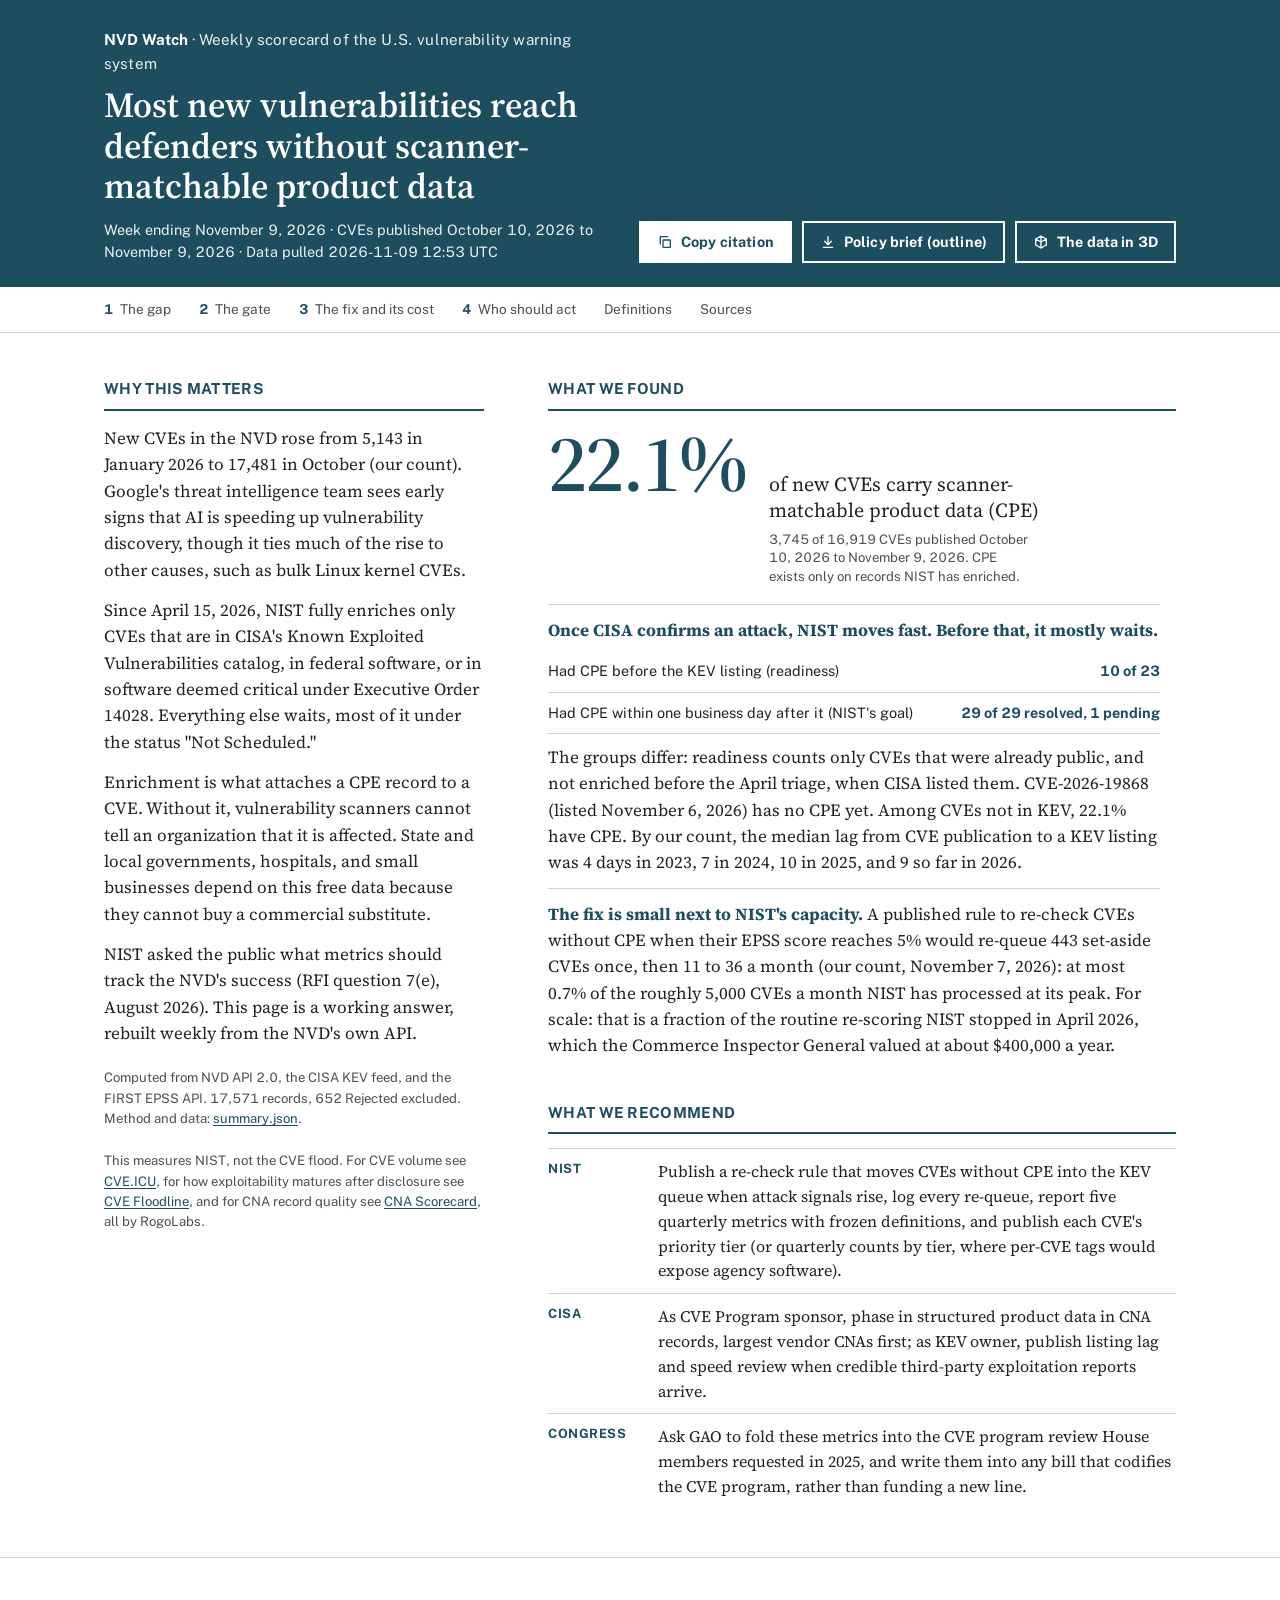
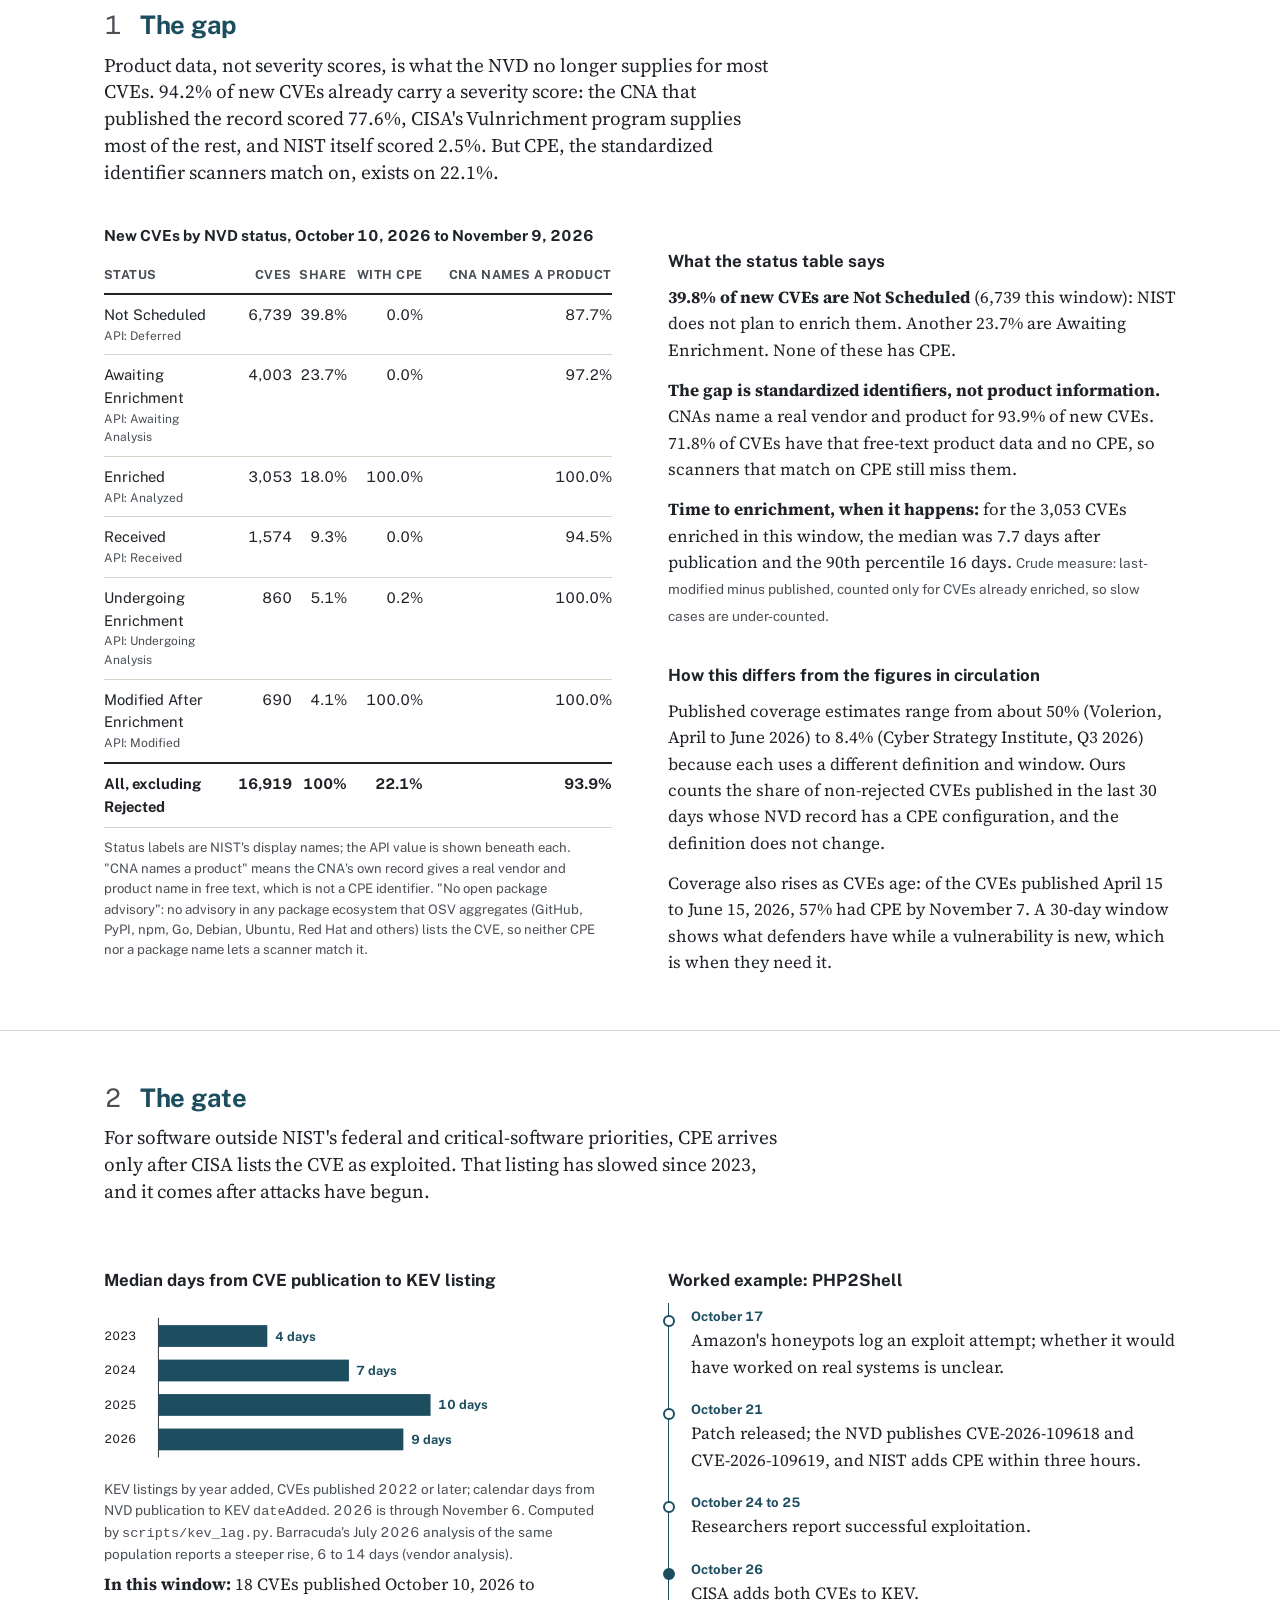
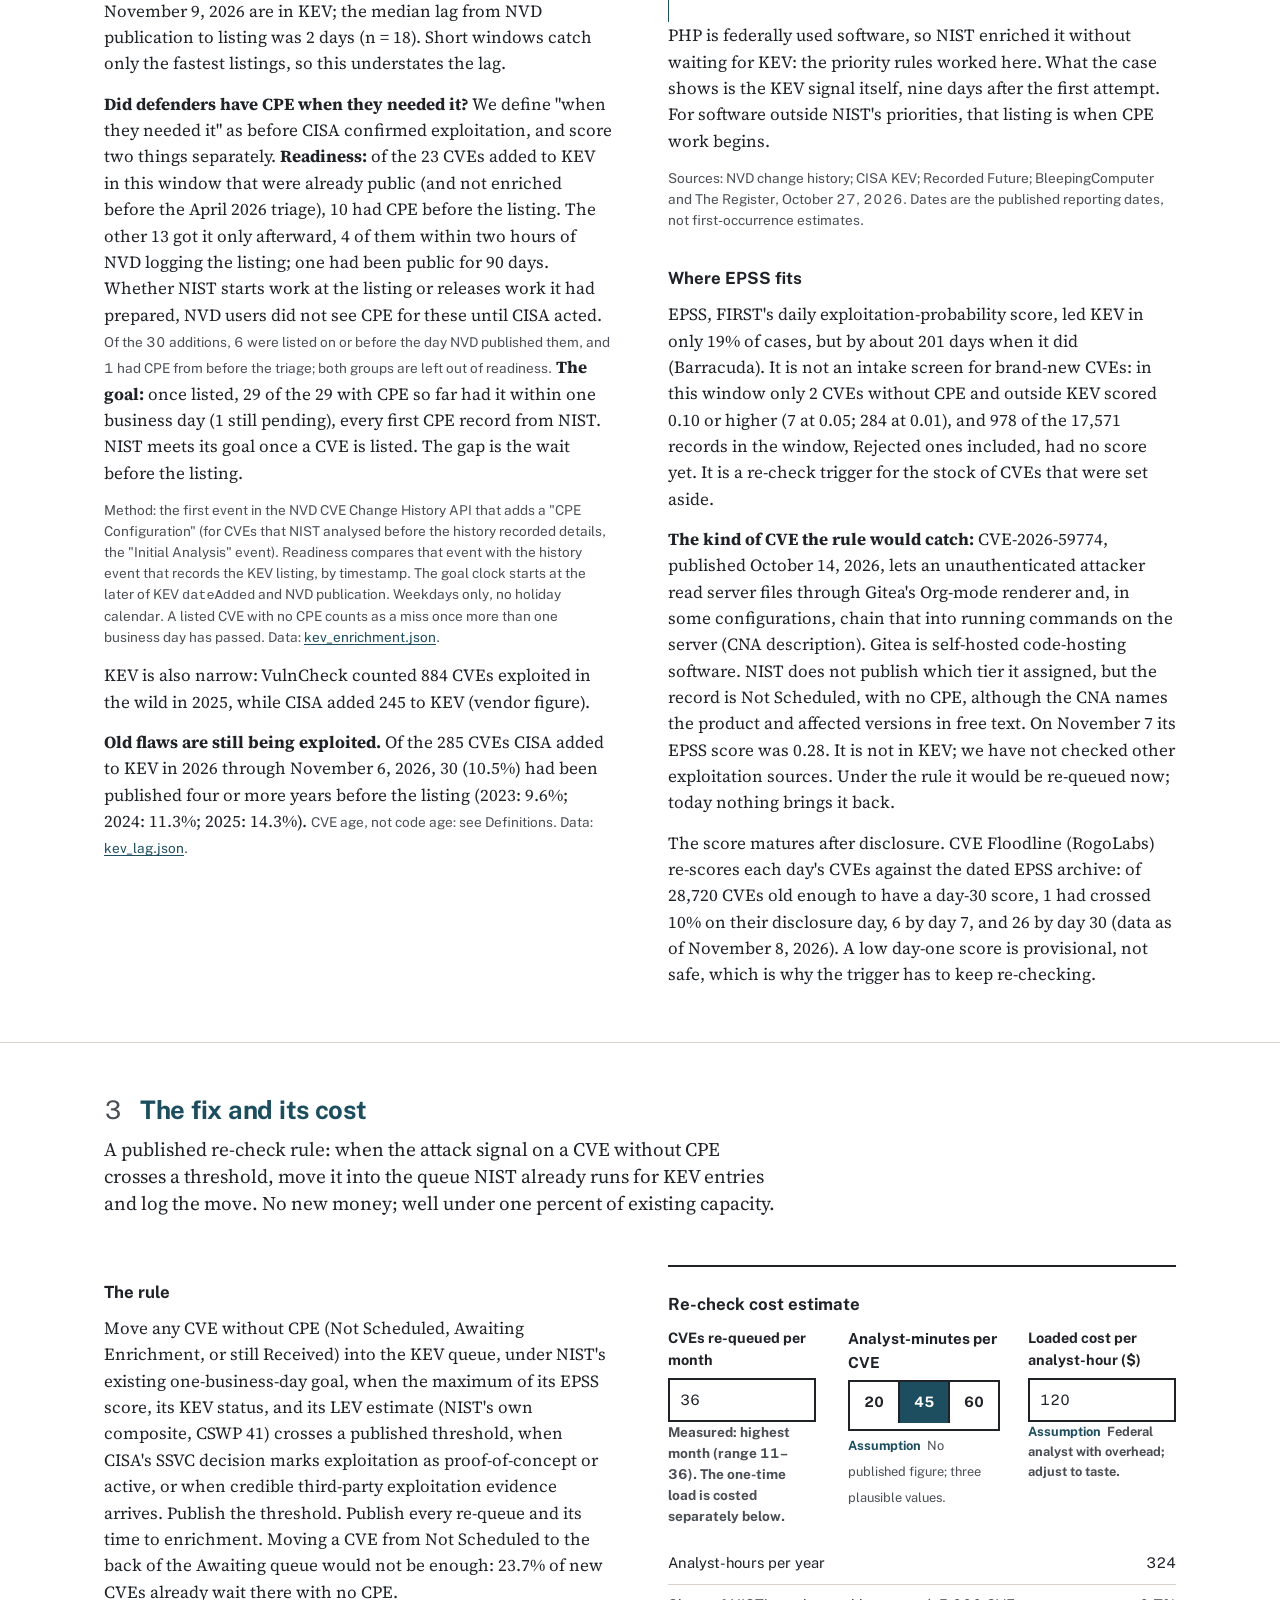
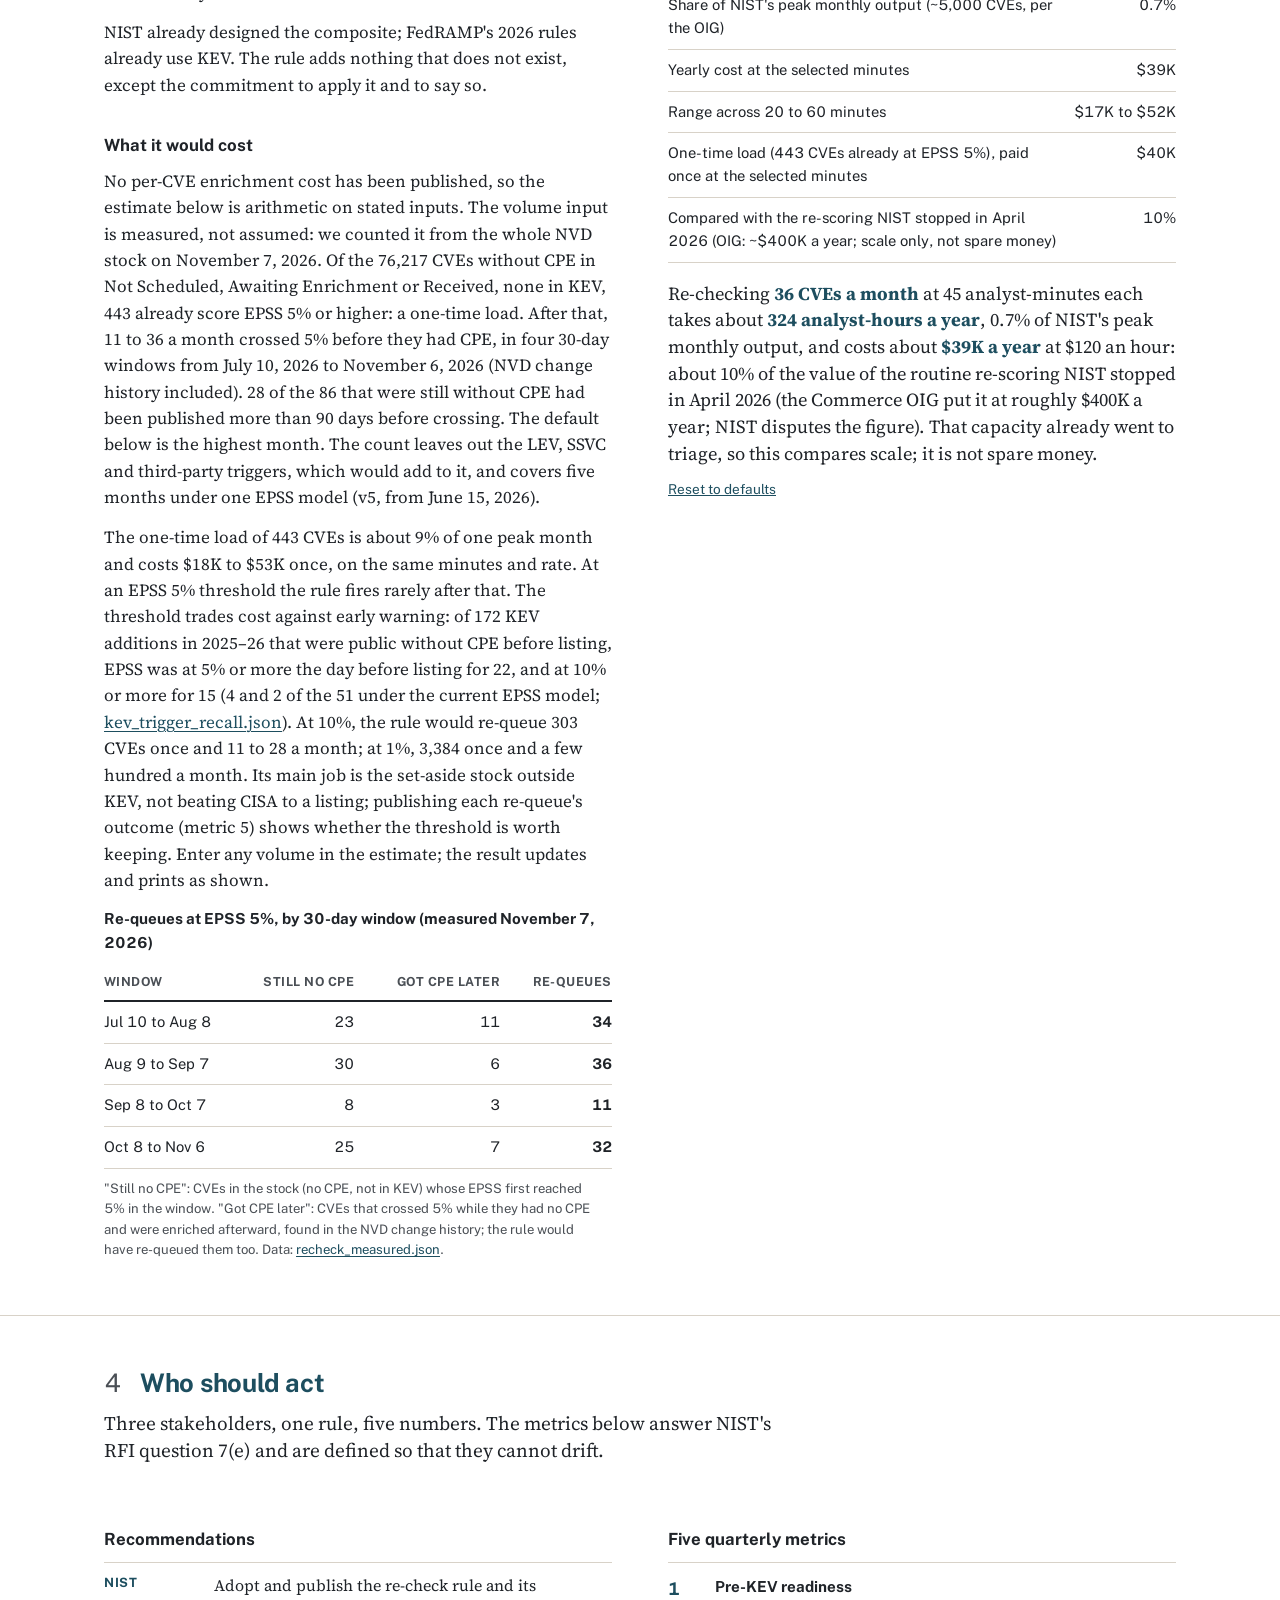
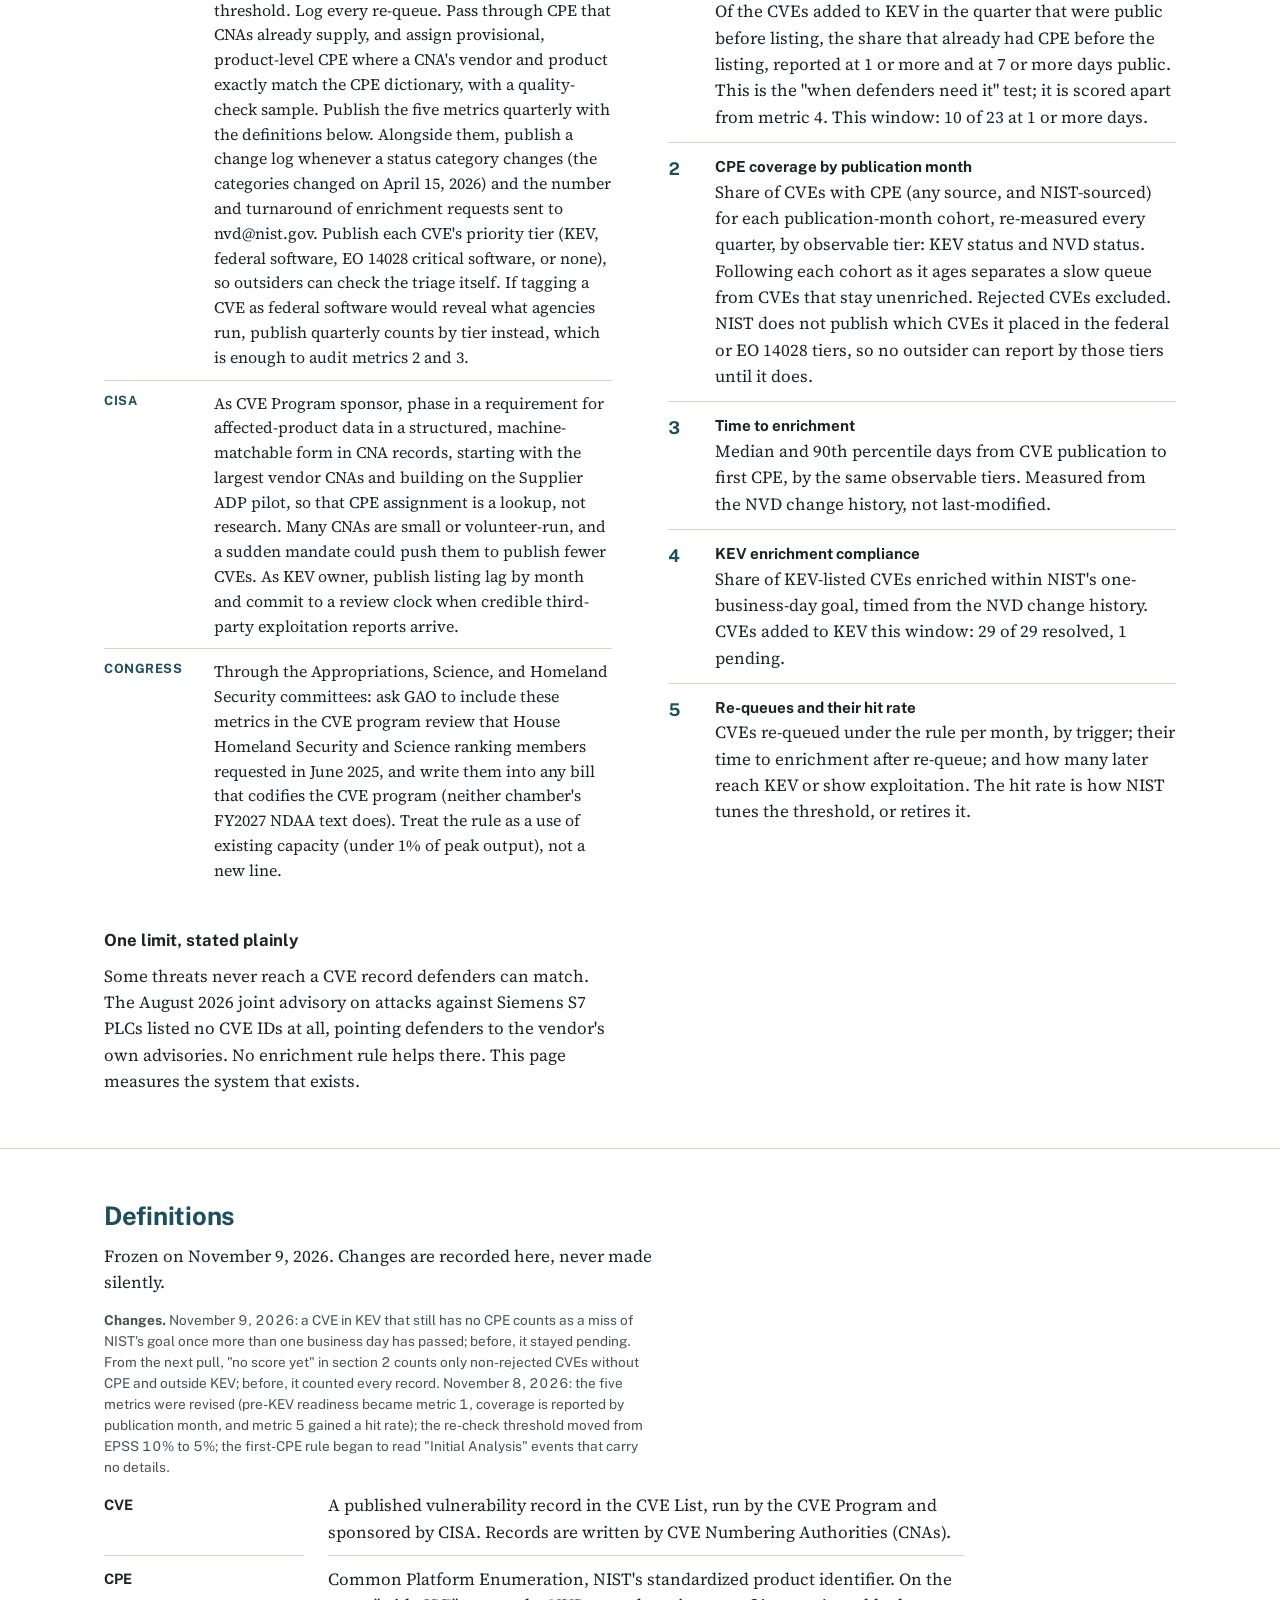
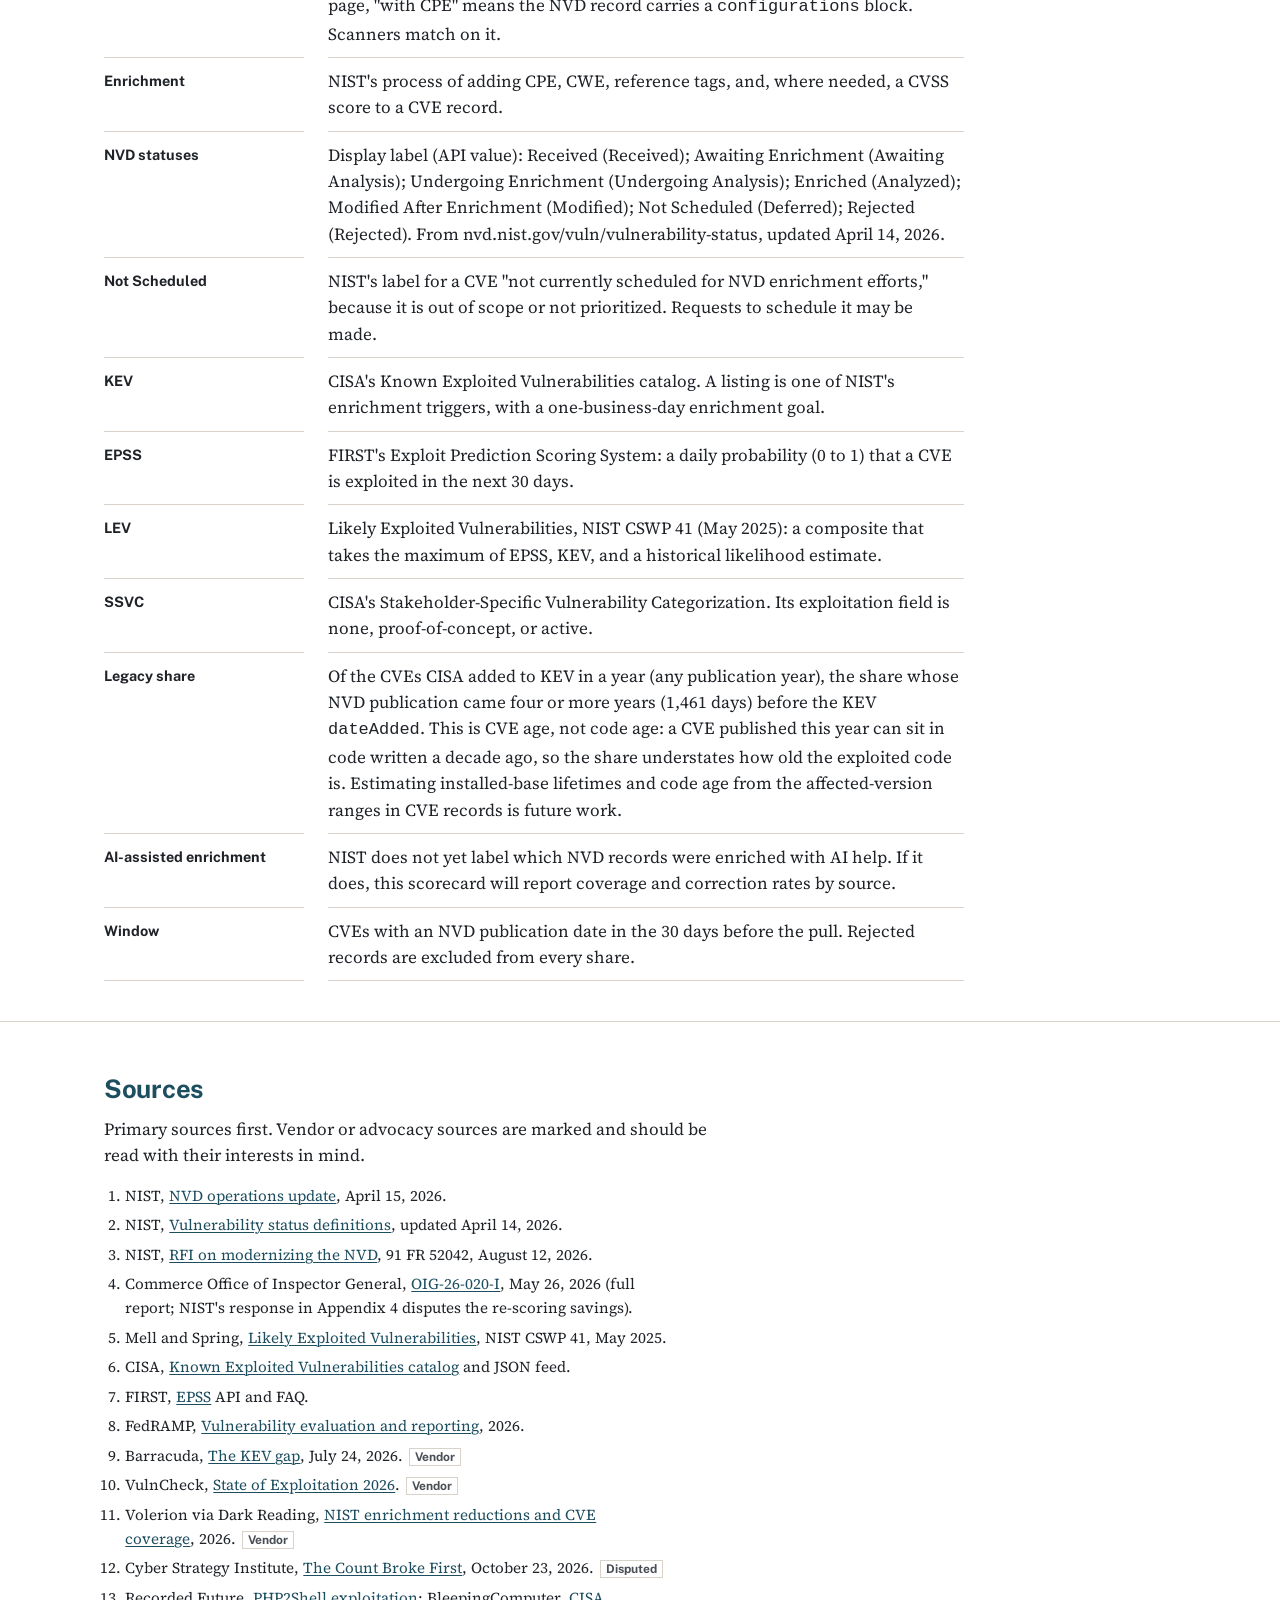
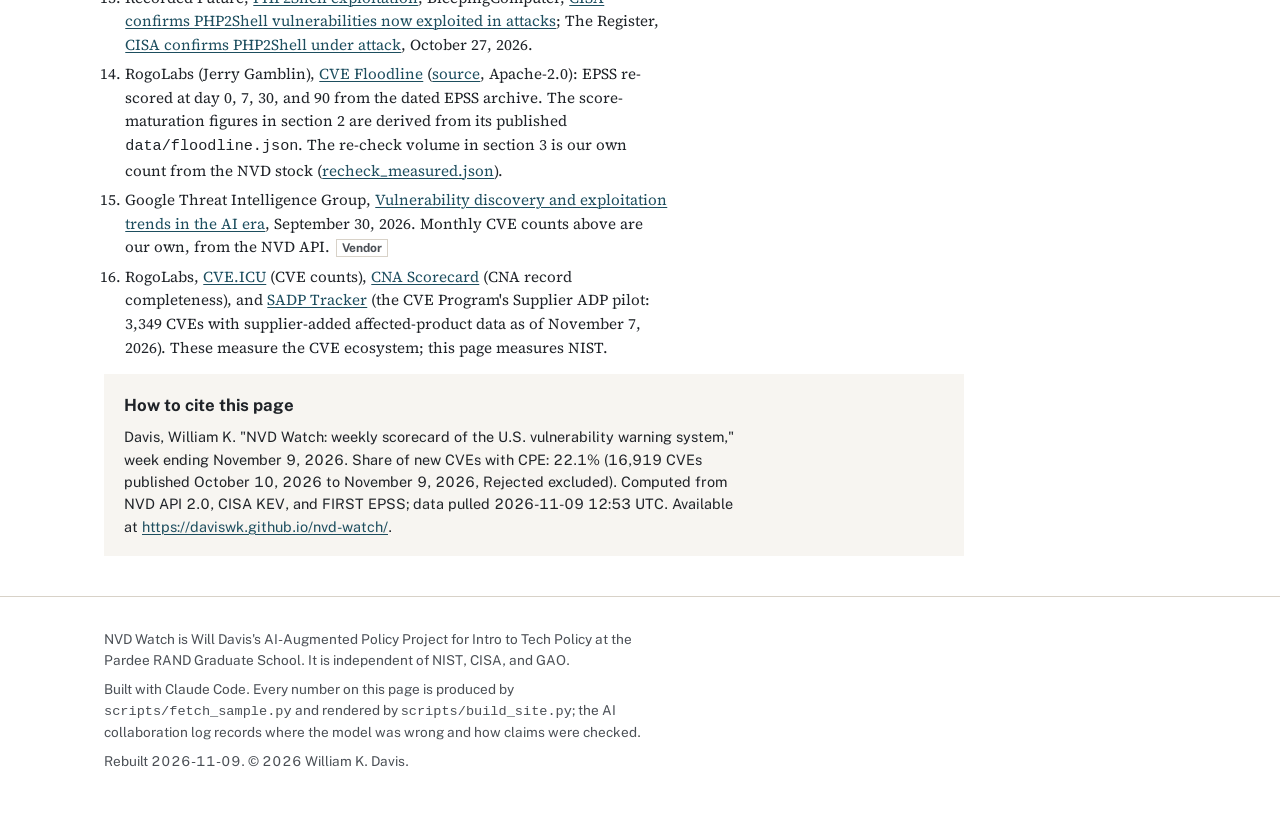
<file: site/index.html>
<!doctype html>
<html lang="en">
<head>
<meta charset="utf-8">
<meta name="viewport" content="width=device-width, initial-scale=1">
<title>NVD Watch · Scorecard</title>
<meta name="description" content="Weekly scorecard of the U.S. vulnerability warning system: how many new CVEs get scanner-matchable product data (CPE) from the NIST National Vulnerability Database, how late the CISA KEV gate opens, and what a published re-check rule would cost.">
<meta name="author" content="William K. Davis">
<link rel="preconnect" href="https://fonts.googleapis.com">
<link rel="preconnect" href="https://fonts.gstatic.com" crossorigin>
<link rel="stylesheet" href="https://fonts.googleapis.com/css2?family=Public+Sans:wght@400;700&family=Source+Serif+4:opsz,wght@8..60,400;8..60,600&display=swap">
<link rel="icon" href="data:image/svg+xml,%3Csvg xmlns='http://www.w3.org/2000/svg' viewBox='0 0 32 32'%3E%3Crect width='32' height='32' fill='%231d4e5f'/%3E%3Crect x='6' y='22' width='20' height='3' fill='%23fff'/%3E%3Crect x='6' y='8' width='9' height='3' fill='%23fff'/%3E%3C/svg%3E">
<link rel="stylesheet" href="styles.css">
</head>
<body>
<a class="skip" href="#gap">Skip to the findings</a>

<header class="band">
  <div class="wrap">
    <div>
      <p class="product">NVD Watch <span>· Weekly scorecard of the U.S. vulnerability warning system</span></p>
      <h1>Most new vulnerabilities reach defenders without scanner-matchable product data</h1>
      <p class="meta">Week ending November 9, 2026 · CVEs published October 10, 2026 to November 9, 2026 · Data pulled 2026-11-09 12:53 UTC</p>
    </div>
    <div class="actions">
      <button class="btn primary" id="copy-citation" type="button" aria-describedby="cite">
        <svg viewBox="0 0 24 24" aria-hidden="true"><rect x="9" y="9" width="11" height="11" rx="1"/><path d="M5 15V5a1 1 0 0 1 1-1h10"/></svg>
        <span class="label">Copy citation</span>
      </button>
      <a class="btn" href="https://github.com/daviswk/nvd-watch/blob/main/docs/brief-outline.md">
        <svg viewBox="0 0 24 24" aria-hidden="true"><path d="M12 4v12m0 0 5-5m-5 5-5-5M5 20h14"/></svg>
        Policy brief (outline)
      </a>
      <a class="btn" href="story.html">
        <svg viewBox="0 0 24 24" aria-hidden="true"><path d="M12 3 4 7.5v9L12 21l8-4.5v-9L12 3Zm0 0v18M4 7.5l8 4.5 8-4.5"/></svg>
        The data in 3D
      </a>
    </div>
  </div>
</header>

<nav class="index" aria-label="Sections">
  <div class="wrap">
    <ol>
      <li><a href="#gap"><span class="n">1</span>The gap</a></li>
      <li><a href="#gate"><span class="n">2</span>The gate</a></li>
      <li><a href="#fix"><span class="n">3</span>The fix and its cost</a></li>
      <li><a href="#act"><span class="n">4</span>Who should act</a></li>
      <li><a href="#definitions">Definitions</a></li>
      <li><a href="#sources">Sources</a></li>
    </ol>
  </div>
</nav>


<section class="highlights" aria-labelledby="h-why">
  <div class="wrap">
    <div>
      <h2 id="h-why">Why this matters</h2>
      <p>New CVEs in the NVD rose from 5,143 in January 2026 to 17,481 in October (our count). Google's threat intelligence team sees early signs that AI is speeding up vulnerability discovery, though it ties much of the rise to other causes, such as bulk Linux kernel CVEs.</p>
      <p>Since April 15, 2026, NIST fully enriches only CVEs that are in CISA's Known Exploited Vulnerabilities catalog, in federal software, or in software deemed critical under Executive Order 14028. Everything else waits, most of it under the status "Not Scheduled."</p>
      <p>Enrichment is what attaches a CPE record to a CVE. Without it, vulnerability scanners cannot tell an organization that it is affected. State and local governments, hospitals, and small businesses depend on this free data because they cannot buy a commercial substitute.</p>
      <p>NIST asked the public what metrics should track the NVD's success (RFI question 7(e), August 2026). This page is a working answer, rebuilt weekly from the NVD's own API.</p>
      <p class="source">Computed from NVD API 2.0, the CISA KEV feed, and the FIRST EPSS API. 17,571 records, 652 Rejected excluded. Method and data: <a href="data/summary.json">summary.json</a>.</p>
      <p class="source">This measures NIST, not the CVE flood. For CVE volume see <a href="https://cve.icu">CVE.ICU</a>, for how exploitability matures after disclosure see <a href="https://cvefloodline.org">CVE Floodline</a>, and for CNA record quality see <a href="https://cnascorecard.org">CNA Scorecard</a>, all by RogoLabs.</p>
    </div>
    <div>
      <h2 id="h-found">What we found</h2>
      <div class="finding" id="m-cpe">
        <p class="figure">22.1%</p>
        <p class="what">of new CVEs carry scanner-matchable product data (CPE)
          <small>3,745 of 16,919 CVEs published October 10, 2026 to November 9, 2026. CPE exists only on records NIST has enriched.</small>
        </p>
      </div>
      <ul class="findings">
        <li><b>Once CISA confirms an attack, NIST moves fast. Before that, it mostly waits.</b>
          <table class="data kev-pair">
            <caption class="sr-only">CVEs CISA added to KEV, October 10, 2026 to November 9, 2026</caption>
            <tbody>
              <tr><th scope="row">Had CPE before the KEV listing (readiness)</th><td class="num"><b>10 of 23</b></td></tr>
              <tr><th scope="row">Had CPE within one business day after it (NIST's goal)</th><td class="num"><b>29 of 29 resolved, 1 pending</b></td></tr>
            </tbody>
          </table>
          The groups differ: readiness counts only CVEs that were already public, and not enriched before the April triage, when CISA listed them. CVE-2026-19868 (listed November 6, 2026) has no CPE yet. Among CVEs not in KEV, 22.1% have CPE. By our count, the median lag from CVE publication to a KEV listing was 4 days in 2023, 7 in 2024, 10 in 2025, and 9 so far in 2026.</li>
        <li><b>The fix is small next to NIST's capacity.</b> A published rule to re-check CVEs without CPE when their EPSS score reaches 5% would re-queue 443 set-aside CVEs once, then 11 to 36 a month (our count, November 7, 2026): at most 0.7% of the roughly 5,000 CVEs a month NIST has processed at its peak. For scale: that is a fraction of the routine re-scoring NIST stopped in April 2026, which the Commerce Inspector General valued at about $400,000 a year.</li>
      </ul>
      <h2 id="h-rec" style="margin-top:30px">What we recommend</h2>
      <table class="recs">
        <tr><th scope="row">NIST</th><td>Publish a re-check rule that moves CVEs without CPE into the KEV queue when attack signals rise, log every re-queue, report five quarterly metrics with frozen definitions, and publish each CVE's priority tier (or quarterly counts by tier, where per-CVE tags would expose agency software).</td></tr>
        <tr><th scope="row">CISA</th><td>As CVE Program sponsor, phase in structured product data in CNA records, largest vendor CNAs first; as KEV owner, publish listing lag and speed review when credible third-party exploitation reports arrive.</td></tr>
        <tr><th scope="row">Congress</th><td>Ask GAO to fold these metrics into the CVE program review House members requested in 2025, and write them into any bill that codifies the CVE program, rather than funding a new line.</td></tr>
      </table>
    </div>
  </div>
</section>

<main id="main">

<section class="section" id="gap" aria-labelledby="h-gap">
  <div class="wrap">
    <h2 id="h-gap"><span class="n">1</span>The gap</h2>
    <p class="lede">Product data, not severity scores, is what the NVD no longer supplies for most CVEs. 94.2% of new CVEs already carry a severity score: the CNA that published the record scored 77.6%, CISA's Vulnrichment program supplies most of the rest, and NIST itself scored 2.5%. But CPE, the standardized identifier scanners match on, exists on 22.1%.</p>
    <div class="two">
      <div>
        <table class="data stack" id="t-status">
          <caption>New CVEs by NVD status, October 10, 2026 to November 9, 2026</caption>
          <thead><tr><th scope="col">Status</th><th scope="col" class="num">CVEs</th><th scope="col" class="num">Share</th><th scope="col" class="num">With CPE</th><th scope="col" class="num">CNA names a product</th></tr></thead>
          <tbody>
<tr><th scope="row">Not Scheduled <span class="api">API: Deferred</span></th><td class="num" data-label="CVEs">6,739</td><td class="num" data-label="Share">39.8%</td><td class="num" data-label="With CPE">0.0%</td><td class="num" data-label="CNA names a product">87.7%</td></tr>
<tr><th scope="row">Awaiting Enrichment <span class="api">API: Awaiting Analysis</span></th><td class="num" data-label="CVEs">4,003</td><td class="num" data-label="Share">23.7%</td><td class="num" data-label="With CPE">0.0%</td><td class="num" data-label="CNA names a product">97.2%</td></tr>
<tr><th scope="row">Enriched <span class="api">API: Analyzed</span></th><td class="num" data-label="CVEs">3,053</td><td class="num" data-label="Share">18.0%</td><td class="num" data-label="With CPE">100.0%</td><td class="num" data-label="CNA names a product">100.0%</td></tr>
<tr><th scope="row">Received <span class="api">API: Received</span></th><td class="num" data-label="CVEs">1,574</td><td class="num" data-label="Share">9.3%</td><td class="num" data-label="With CPE">0.0%</td><td class="num" data-label="CNA names a product">94.5%</td></tr>
<tr><th scope="row">Undergoing Enrichment <span class="api">API: Undergoing Analysis</span></th><td class="num" data-label="CVEs">860</td><td class="num" data-label="Share">5.1%</td><td class="num" data-label="With CPE">0.2%</td><td class="num" data-label="CNA names a product">100.0%</td></tr>
<tr><th scope="row">Modified After Enrichment <span class="api">API: Modified</span></th><td class="num" data-label="CVEs">690</td><td class="num" data-label="Share">4.1%</td><td class="num" data-label="With CPE">100.0%</td><td class="num" data-label="CNA names a product">100.0%</td></tr>
            <tr class="total"><th scope="row">All, excluding Rejected</th><td class="num" data-label="CVEs">16,919</td><td class="num" data-label="Share">100%</td><td class="num" data-label="With CPE">22.1%</td><td class="num" data-label="CNA names a product">93.9%</td></tr>

          </tbody>
          <tfoot><tr><td colspan="5">Status labels are NIST's display names; the API value is shown beneath each. "CNA names a product" means the CNA's own record gives a real vendor and product name in free text, which is not a CPE identifier. "No open package advisory": no advisory in any package ecosystem that OSV aggregates (GitHub, PyPI, npm, Go, Debian, Ubuntu, Red Hat and others) lists the CVE, so neither CPE nor a package name lets a scanner match it.</td></tr></tfoot>
        </table>
      </div>
      <div>
        <h3>What the status table says</h3>
        <p><b>39.8% of new CVEs are Not Scheduled</b> (6,739 this window): NIST does not plan to enrich them. Another 23.7% are Awaiting Enrichment. None of these has CPE.</p>
        <p><b>The gap is standardized identifiers, not product information.</b> CNAs name a real vendor and product for 93.9% of new CVEs. 71.8% of CVEs have that free-text product data and no CPE, so scanners that match on CPE still miss them.</p>
        
        <p><b>Time to enrichment, when it happens:</b> for the 3,053 CVEs enriched in this window, the median was 7.7 days after publication and the 90th percentile 16 days. <span class="note">Crude measure: last-modified minus published, counted only for CVEs already enriched, so slow cases are under-counted.</span></p>
        <h3>How this differs from the figures in circulation</h3>
        <p>Published coverage estimates range from about 50% (Volerion, April to June 2026) to 8.4% (Cyber Strategy Institute, Q3 2026) because each uses a different definition and window. Ours counts the share of non-rejected CVEs published in the last 30 days whose NVD record has a CPE configuration, and the definition does not change.</p>
        <p>Coverage also rises as CVEs age: of the CVEs published April 15 to June 15, 2026, 57% had CPE by November 7. A 30-day window shows what defenders have while a vulnerability is new, which is when they need it.</p>
      </div>
    </div>
  </div>
</section>

<section class="section" id="gate" aria-labelledby="h-gate">
  <div class="wrap">
    <h2 id="h-gate"><span class="n">2</span>The gate</h2>
    <p class="lede">For software outside NIST's federal and critical-software priorities, CPE arrives only after CISA lists the CVE as exploited. That listing has slowed since 2023, and it comes after attacks have begun.</p>
    <div class="two">
      <div>
        <h3>Median days from CVE publication to KEV listing</h3>
        <figure class="chart">
          <svg viewBox="0 0 560 190" role="img" aria-labelledby="chart-title chart-desc">
            <title id="chart-title">Median CVE-to-KEV lag by year</title>
            <desc id="chart-desc">2023: 4 days. 2024: 7 days. 2025: 10 days. 2026 to November 6: 9 days. Computed by NVD Watch from the CISA KEV feed and NVD publication dates.</desc>
            <g class="lbl">
              <text x="0" y="36">2023</text><text x="0" y="74">2024</text><text x="0" y="112">2025</text><text x="0" y="150">2026</text>
            </g>
            <line class="axis" x1="60" y1="12" x2="60" y2="166"/>
            <rect class="bar" x="60" y="20" width="120" height="24"/><text class="val" x="188" y="37">4 days</text>
            <rect class="bar" x="60" y="58" width="210" height="24"/><text class="val" x="278" y="75">7 days</text>
            <rect class="bar" x="60" y="96" width="300" height="24"/><text class="val" x="368" y="113">10 days</text>
            <rect class="bar" x="60" y="134" width="270" height="24"/><text class="val" x="338" y="151">9 days</text>
          </svg>
          <figcaption class="note">KEV listings by year added, CVEs published 2022 or later; calendar days from NVD publication to KEV <code>dateAdded</code>. 2026 is through November 6. Computed by <code>scripts/kev_lag.py</code>. Barracuda's July 2026 analysis of the same population reports a steeper rise, 6 to 14 days (vendor analysis).</figcaption>
        </figure>
        <p><b>In this window:</b> 18 CVEs published October 10, 2026 to November 9, 2026 are in KEV; the median lag from NVD publication to listing was 2 days (n = 18). Short windows catch only the fastest listings, so this understates the lag.</p>
        <p><b>Did defenders have CPE when they needed it?</b> We define "when they needed it" as before CISA confirmed exploitation, and score two things separately. <b>Readiness:</b> of the 23 CVEs added to KEV in this window that were already public (and not enriched before the April 2026 triage), 10 had CPE before the listing. The other 13 got it only afterward, 4 of them within two hours of NVD logging the listing; one had been public for 90 days. Whether NIST starts work at the listing or releases work it had prepared, NVD users did not see CPE for these until CISA acted. <span class="note">Of the 30 additions, 6 were listed on or before the day NVD published them, and 1 had CPE from before the triage; both groups are left out of readiness.</span> <b>The goal:</b> once listed, 29 of the 29 with CPE so far had it within one business day (1 still pending), every first CPE record from NIST. NIST meets its goal once a CVE is listed. The gap is the wait before the listing.</p>
        <p class="note">Method: the first event in the NVD CVE Change History API that adds a "CPE Configuration" (for CVEs that NIST analysed before the history recorded details, the "Initial Analysis" event). Readiness compares that event with the history event that records the KEV listing, by timestamp. The goal clock starts at the later of KEV <code>dateAdded</code> and NVD publication. Weekdays only, no holiday calendar. A listed CVE with no CPE counts as a miss once more than one business day has passed. Data: <a href="data/kev_enrichment.json">kev_enrichment.json</a>.</p>
        <p>KEV is also narrow: VulnCheck counted 884 CVEs exploited in the wild in 2025, while CISA added 245 to KEV (vendor figure).</p>
        <p><b>Old flaws are still being exploited.</b> Of the 285 CVEs CISA added to KEV in 2026 through November 6, 2026, 30 (10.5%) had been published four or more years before the listing (2023: 9.6%; 2024: 11.3%; 2025: 14.3%). <span class="note">CVE age, not code age: see Definitions. Data: <a href="data/kev_lag.json">kev_lag.json</a>.</span></p>
      </div>
      <div>
        <h3>Worked example: PHP2Shell</h3>
        <ol class="timeline">
          <li><time datetime="2026-10-17">October 17</time>Amazon's honeypots log an exploit attempt; whether it would have worked on real systems is unclear.</li>
          <li><time datetime="2026-10-21">October 21</time>Patch released; the NVD publishes CVE-2026-109618 and CVE-2026-109619, and NIST adds CPE within three hours.</li>
          <li><time datetime="2026-10-24">October 24 to 25</time>Researchers report successful exploitation.</li>
          <li class="kev"><time datetime="2026-10-26">October 26</time>CISA adds both CVEs to KEV.</li>
        </ol>
        <p>PHP is federally used software, so NIST enriched it without waiting for KEV: the priority rules worked here. What the case shows is the KEV signal itself, nine days after the first attempt. For software outside NIST's priorities, that listing is when CPE work begins.</p>
        <p class="note">Sources: NVD change history; CISA KEV; Recorded Future; BleepingComputer and The Register, October 27, 2026. Dates are the published reporting dates, not first-occurrence estimates.</p>
        <h3>Where EPSS fits</h3>
        <p>EPSS, FIRST's daily exploitation-probability score, led KEV in only 19% of cases, but by about 201 days when it did (Barracuda). It is not an intake screen for brand-new CVEs: in this window only 2 CVEs without CPE and outside KEV scored 0.10 or higher (7 at 0.05; 284 at 0.01), and 978 of the 17,571 records in the window, Rejected ones included, had no score yet. It is a re-check trigger for the stock of CVEs that were set aside.</p>
        <p><b>The kind of CVE the rule would catch:</b> CVE-2026-59774, published October 14, 2026, lets an unauthenticated attacker read server files through Gitea's Org-mode renderer and, in some configurations, chain that into running commands on the server (CNA description). Gitea is self-hosted code-hosting software. NIST does not publish which tier it assigned, but the record is Not Scheduled, with no CPE, although the CNA names the product and affected versions in free text. On November 7 its EPSS score was 0.28. It is not in KEV; we have not checked other exploitation sources. Under the rule it would be re-queued now; today nothing brings it back.</p>
        <p>The score matures after disclosure. CVE Floodline (RogoLabs) re-scores each day's CVEs against the dated EPSS archive: of 28,720 CVEs old enough to have a day-30 score, 1 had crossed 10% on their disclosure day, 6 by day 7, and 26 by day 30 (data as of November 8, 2026). A low day-one score is provisional, not safe, which is why the trigger has to keep re-checking.</p>
      </div>
    </div>
  </div>
</section>

<section class="section" id="fix" aria-labelledby="h-fix">
  <div class="wrap">
    <h2 id="h-fix"><span class="n">3</span>The fix and its cost</h2>
    <p class="lede">A published re-check rule: when the attack signal on a CVE without CPE crosses a threshold, move it into the queue NIST already runs for KEV entries and log the move. No new money; well under one percent of existing capacity.</p>
    <div class="two">
      <div>
        <h3>The rule</h3>
        <p>Move any CVE without CPE (Not Scheduled, Awaiting Enrichment, or still Received) into the KEV queue, under NIST's existing one-business-day goal, when the maximum of its EPSS score, its KEV status, and its LEV estimate (NIST's own composite, CSWP 41) crosses a published threshold, when CISA's SSVC decision marks exploitation as proof-of-concept or active, or when credible third-party exploitation evidence arrives. Publish the threshold. Publish every re-queue and its time to enrichment. Moving a CVE from Not Scheduled to the back of the Awaiting queue would not be enough: 23.7% of new CVEs already wait there with no CPE.</p>
        <p>NIST already designed the composite; FedRAMP's 2026 rules already use KEV. The rule adds nothing that does not exist, except the commitment to apply it and to say so.</p>
        <h3>What it would cost</h3>
        <p>No per-CVE enrichment cost has been published, so the estimate below is arithmetic on stated inputs. The volume input is measured, not assumed: we counted it from the whole NVD stock on November 7, 2026. Of the 76,217 CVEs without CPE in Not Scheduled, Awaiting Enrichment or Received, none in KEV, 443 already score EPSS 5% or higher: a one-time load. After that, 11 to 36 a month crossed 5% before they had CPE, in four 30-day windows from July 10, 2026 to November 6, 2026 (NVD change history included). 28 of the 86 that were still without CPE had been published more than 90 days before crossing. The default below is the highest month. The count leaves out the LEV, SSVC and third-party triggers, which would add to it, and covers five months under one EPSS model (v5, from June 15, 2026).</p>
        <p>The one-time load of 443 CVEs is about 9% of one peak month and costs $18K to $53K once, on the same minutes and rate. At an EPSS 5% threshold the rule fires rarely after that. The threshold trades cost against early warning: of 172 KEV additions in 2025–26 that were public without CPE before listing, EPSS was at 5% or more the day before listing for 22, and at 10% or more for 15 (4 and 2 of the 51 under the current EPSS model; <a href="https://github.com/daviswk/nvd-watch/blob/main/data/processed/kev_trigger_recall.json">kev_trigger_recall.json</a>). At 10%, the rule would re-queue 303 CVEs once and 11 to 28 a month; at 1%, 3,384 once and a few hundred a month. Its main job is the set-aside stock outside KEV, not beating CISA to a listing; publishing each re-queue's outcome (metric 5) shows whether the threshold is worth keeping. Enter any volume in the estimate; the result updates and prints as shown.</p>
        <table class="data stack" id="t-requeues">
          <caption>Re-queues at EPSS 5%, by 30-day window (measured November 7, 2026)</caption>
          <thead><tr><th scope="col">Window</th><th scope="col" class="num">Still no CPE</th><th scope="col" class="num">Got CPE later</th><th scope="col" class="num">Re-queues</th></tr></thead>
          <tbody>
<tr><th scope="row">Jul 10 to Aug 8</th><td class="num" data-label="Still no CPE">23</td><td class="num" data-label="Got CPE later">11</td><td class="num" data-label="Re-queues"><b>34</b></td></tr>
<tr><th scope="row">Aug 9 to Sep 7</th><td class="num" data-label="Still no CPE">30</td><td class="num" data-label="Got CPE later">6</td><td class="num" data-label="Re-queues"><b>36</b></td></tr>
<tr><th scope="row">Sep 8 to Oct 7</th><td class="num" data-label="Still no CPE">8</td><td class="num" data-label="Got CPE later">3</td><td class="num" data-label="Re-queues"><b>11</b></td></tr>
<tr><th scope="row">Oct 8 to Nov 6</th><td class="num" data-label="Still no CPE">25</td><td class="num" data-label="Got CPE later">7</td><td class="num" data-label="Re-queues"><b>32</b></td></tr>
          </tbody>
          <tfoot><tr><td colspan="4">"Still no CPE": CVEs in the stock (no CPE, not in KEV) whose EPSS first reached 5% in the window. "Got CPE later": CVEs that crossed 5% while they had no CPE and were enriched afterward, found in the NVD change history; the rule would have re-queued them too. Data: <a href="data/recheck_measured.json">recheck_measured.json</a>.</td></tr></tfoot>
        </table>
      </div>
      <div>
        <form class="sim" id="sim-form" aria-labelledby="h-sim" data-default-cves="36" data-one-time="443">
          <h3 id="h-sim" style="margin-top:0">Re-check cost estimate</h3>
          <div class="controls">
            <label for="sim-cves"><span>CVEs re-queued per month</span>
              <input type="number" id="sim-cves" name="cves" min="0" max="100000" step="1" value="36" inputmode="numeric">
              <span class="note">Measured: highest month (range 11–36). The one-time load is costed separately below.</span>
            </label>
            <fieldset>
              <legend>Analyst-minutes per CVE</legend>
              <div class="radios" role="radiogroup">
                <label><input type="radio" name="minutes" value="20"><span>20</span></label>
                <label><input type="radio" name="minutes" value="45" checked><span>45</span></label>
                <label><input type="radio" name="minutes" value="60"><span>60</span></label>
              </div>
              <span class="assumption">No published figure; three plausible values.</span>
            </fieldset>
            <label for="sim-rate"><span>Loaded cost per analyst-hour ($)</span>
              <input type="number" id="sim-rate" name="rate" min="1" max="10000" step="5" value="120" inputmode="numeric">
              <span class="assumption">Federal analyst with overhead; adjust to taste.</span>
            </label>
          </div>
          <table class="data" aria-live="polite">
            <tbody>
              <tr><th scope="row">Analyst-hours per year</th><td class="num" id="sim-hours">324</td></tr>
              <tr><th scope="row">Share of NIST's peak monthly output (~5,000 CVEs, per the OIG)</th><td class="num" id="sim-capacity">0.7%</td></tr>
              <tr><th scope="row">Yearly cost at the selected minutes</th><td class="num" id="sim-cost">$39K</td></tr>
              <tr><th scope="row">Range across 20 to 60 minutes</th><td class="num" id="sim-low-high">$17K to $52K</td></tr>
              <tr><th scope="row">One-time load (443 CVEs already at EPSS 5%), paid once at the selected minutes</th><td class="num" id="sim-once">$40K</td></tr>
              <tr><th scope="row">Compared with the re-scoring NIST stopped in April 2026 (OIG: ~$400K a year; scale only, not spare money)</th><td class="num" id="sim-offset">10%</td></tr>
            </tbody>
          </table>
          <p class="result" id="sim-sentence">Re-checking <b>36 CVEs a month</b> at 45 analyst-minutes each takes about <b>324 analyst-hours a year</b>, 0.7% of NIST's peak monthly output, and costs about <b>$39K a year</b> at $120 an hour: about 10% of the value of the routine re-scoring NIST stopped in April 2026 (the Commerce OIG put it at roughly $400K a year; NIST disputes the figure). That capacity already went to triage, so this compares scale; it is not spare money.</p>
          <button type="button" class="reset" id="sim-reset">Reset to defaults</button>
        </form>
      </div>
    </div>
  </div>
</section>

<section class="section" id="act" aria-labelledby="h-act">
  <div class="wrap">
    <h2 id="h-act"><span class="n">4</span>Who should act</h2>
    <p class="lede">Three stakeholders, one rule, five numbers. The metrics below answer NIST's RFI question 7(e) and are defined so that they cannot drift.</p>
    <div class="two">
      <div>
        <h3>Recommendations</h3>
        <table class="recs">
          <tr><th scope="row">NIST</th><td>Adopt and publish the re-check rule and its threshold. Log every re-queue. Pass through CPE that CNAs already supply, and assign provisional, product-level CPE where a CNA's vendor and product exactly match the CPE dictionary, with a quality-check sample. Publish the five metrics quarterly with the definitions below. Alongside them, publish a change log whenever a status category changes (the categories changed on April 15, 2026) and the number and turnaround of enrichment requests sent to nvd@nist.gov. Publish each CVE's priority tier (KEV, federal software, EO 14028 critical software, or none), so outsiders can check the triage itself. If tagging a CVE as federal software would reveal what agencies run, publish quarterly counts by tier instead, which is enough to audit metrics 2 and 3.</td></tr>
          <tr><th scope="row">CISA</th><td>As CVE Program sponsor, phase in a requirement for affected-product data in a structured, machine-matchable form in CNA records, starting with the largest vendor CNAs and building on the Supplier ADP pilot, so that CPE assignment is a lookup, not research. Many CNAs are small or volunteer-run, and a sudden mandate could push them to publish fewer CVEs. As KEV owner, publish listing lag by month and commit to a review clock when credible third-party exploitation reports arrive.</td></tr>
          <tr><th scope="row">Congress</th><td>Through the Appropriations, Science, and Homeland Security committees: ask GAO to include these metrics in the CVE program review that House Homeland Security and Science ranking members requested in June 2025, and write them into any bill that codifies the CVE program (neither chamber's FY2027 NDAA text does). Treat the rule as a use of existing capacity (under 1% of peak output), not a new line.</td></tr>
        </table>
        <h3>One limit, stated plainly</h3>
        <p>Some threats never reach a CVE record defenders can match. The August 2026 joint advisory on attacks against Siemens S7 PLCs listed no CVE IDs at all, pointing defenders to the vendor's own advisories. No enrichment rule helps there. This page measures the system that exists.</p>
      </div>
      <div>
        <h3>Five quarterly metrics</h3>
        <ol class="metrics">
          <li id="metric-1"><div><b>Pre-KEV readiness</b>Of the CVEs added to KEV in the quarter that were public before listing, the share that already had CPE before the listing, reported at 1 or more and at 7 or more days public. This is the "when defenders need it" test; it is scored apart from metric 4. This window: 10 of 23 at 1 or more days.</div></li>
          <li id="metric-2"><div><b>CPE coverage by publication month</b>Share of CVEs with CPE (any source, and NIST-sourced) for each publication-month cohort, re-measured every quarter, by observable tier: KEV status and NVD status. Following each cohort as it ages separates a slow queue from CVEs that stay unenriched. Rejected CVEs excluded. NIST does not publish which CVEs it placed in the federal or EO 14028 tiers, so no outsider can report by those tiers until it does.</div></li>
          <li id="metric-3"><div><b>Time to enrichment</b>Median and 90th percentile days from CVE publication to first CPE, by the same observable tiers. Measured from the NVD change history, not last-modified.</div></li>
          <li id="metric-4"><div><b>KEV enrichment compliance</b>Share of KEV-listed CVEs enriched within NIST's one-business-day goal, timed from the NVD change history. CVEs added to KEV this window: 29 of 29 resolved, 1 pending.</div></li>
          <li id="metric-5"><div><b>Re-queues and their hit rate</b>CVEs re-queued under the rule per month, by trigger; their time to enrichment after re-queue; and how many later reach KEV or show exploitation. The hit rate is how NIST tunes the threshold, or retires it.</div></li>
        </ol>
      </div>
    </div>
  </div>
</section>

<section class="section defs" id="definitions" aria-labelledby="h-defs">
  <div class="wrap">
    <h2 id="h-defs">Definitions</h2>
    <p>Frozen on November 9, 2026. Changes are recorded here, never made silently.</p>
    <p class="note"><b>Changes.</b> November 9, 2026: a CVE in KEV that still has no CPE counts as a miss of NIST's goal once more than one business day has passed; before, it stayed pending. From the next pull, "no score yet" in section 2 counts only non-rejected CVEs without CPE and outside KEV; before, it counted every record. November 8, 2026: the five metrics were revised (pre-KEV readiness became metric 1, coverage is reported by publication month, and metric 5 gained a hit rate); the re-check threshold moved from EPSS 10% to 5%; the first-CPE rule began to read "Initial Analysis" events that carry no details.</p>
    <dl>
      <dt>CVE</dt><dd>A published vulnerability record in the CVE List, run by the CVE Program and sponsored by CISA. Records are written by CVE Numbering Authorities (CNAs).</dd>
      <dt>CPE</dt><dd>Common Platform Enumeration, NIST's standardized product identifier. On the page, "with CPE" means the NVD record carries a <code>configurations</code> block. Scanners match on it.</dd>
      <dt>Enrichment</dt><dd>NIST's process of adding CPE, CWE, reference tags, and, where needed, a CVSS score to a CVE record.</dd>
      <dt>NVD statuses</dt><dd>Display label (API value): Received (Received); Awaiting Enrichment (Awaiting Analysis); Undergoing Enrichment (Undergoing Analysis); Enriched (Analyzed); Modified After Enrichment (Modified); Not Scheduled (Deferred); Rejected (Rejected). From nvd.nist.gov/vuln/vulnerability-status, updated April 14, 2026.</dd>
      <dt>Not Scheduled</dt><dd>NIST's label for a CVE "not currently scheduled for NVD enrichment efforts," because it is out of scope or not prioritized. Requests to schedule it may be made.</dd>
      <dt>KEV</dt><dd>CISA's Known Exploited Vulnerabilities catalog. A listing is one of NIST's enrichment triggers, with a one-business-day enrichment goal.</dd>
      <dt>EPSS</dt><dd>FIRST's Exploit Prediction Scoring System: a daily probability (0 to 1) that a CVE is exploited in the next 30 days.</dd>
      <dt>LEV</dt><dd>Likely Exploited Vulnerabilities, NIST CSWP 41 (May 2025): a composite that takes the maximum of EPSS, KEV, and a historical likelihood estimate.</dd>
      <dt>SSVC</dt><dd>CISA's Stakeholder-Specific Vulnerability Categorization. Its exploitation field is none, proof-of-concept, or active.</dd>
      <dt>Legacy share</dt><dd>Of the CVEs CISA added to KEV in a year (any publication year), the share whose NVD publication came four or more years (1,461 days) before the KEV <code>dateAdded</code>. This is CVE age, not code age: a CVE published this year can sit in code written a decade ago, so the share understates how old the exploited code is. Estimating installed-base lifetimes and code age from the affected-version ranges in CVE records is future work.</dd>
      <dt>AI-assisted enrichment</dt><dd>NIST does not yet label which NVD records were enriched with AI help. If it does, this scorecard will report coverage and correction rates by source.</dd>
      <dt>Window</dt><dd>CVEs with an NVD publication date in the 30 days before the pull. Rejected records are excluded from every share.</dd>
    </dl>
  </div>
</section>

<section class="section sources" id="sources" aria-labelledby="h-src">
  <div class="wrap">
    <h2 id="h-src">Sources</h2>
    <p>Primary sources first. Vendor or advocacy sources are marked and should be read with their interests in mind.</p>
    <ol>
      <li>NIST, <a href="https://www.nist.gov/news-events/news/2026/04/nist-updates-nvd-operations-address-record-cve-growth">NVD operations update</a>, April 15, 2026.</li>
      <li>NIST, <a href="https://nvd.nist.gov/vuln/vulnerability-status">Vulnerability status definitions</a>, updated April 14, 2026.</li>
      <li>NIST, <a href="https://www.federalregister.gov/documents/2026/08/12/2026-16371/request-for-information-rfi-on-modernizing-the-national-vulnerability-database-in-the-age-of">RFI on modernizing the NVD</a>, 91 FR 52042, August 12, 2026.</li>
      <li>Commerce Office of Inspector General, <a href="https://www.oig.doc.gov/wp-content/OIGPublications/OIG-26-020-I-SECURED.pdf">OIG-26-020-I</a>, May 26, 2026 (full report; NIST's response in Appendix 4 disputes the re-scoring savings).</li>
      <li>Mell and Spring, <a href="https://nvlpubs.nist.gov/nistpubs/CSWP/NIST.CSWP.41.pdf">Likely Exploited Vulnerabilities</a>, NIST CSWP 41, May 2025.</li>
      <li>CISA, <a href="https://www.cisa.gov/known-exploited-vulnerabilities-catalog">Known Exploited Vulnerabilities catalog</a> and JSON feed.</li>
      <li>FIRST, <a href="https://www.first.org/epss/faq">EPSS</a> API and FAQ.</li>
      <li>FedRAMP, <a href="https://www.fedramp.gov/2026/reference/vulnerability-evaluation-and-reporting/">Vulnerability evaluation and reporting</a>, 2026.</li>
      <li>Barracuda, <a href="https://blog.barracuda.com/2026/07/24/KEV-gap-how-fast-do-exploited-bugs-get-flagged">The KEV gap</a>, July 24, 2026.<span class="v">Vendor</span></li>
      <li>VulnCheck, <a href="https://www.vulncheck.com/blog/state-of-exploitation-2026">State of Exploitation 2026</a>.<span class="v">Vendor</span></li>
      <li>Volerion via Dark Reading, <a href="https://darkreading.com/vulnerabilities-threats/nist-enrichment-reductions-cve-coverage-accuracy">NIST enrichment reductions and CVE coverage</a>, 2026.<span class="v">Vendor</span></li>
      <li>Cyber Strategy Institute, <a href="https://cyberstrategyinstitute.com/cve-state-of-risk-october-2026/">The Count Broke First</a>, October 23, 2026.<span class="v">Disputed</span></li>
      <li>Recorded Future, <a href="https://www.recordedfuture.com/blog/php2shell-vulnerability-exploitation">PHP2Shell exploitation</a>; BleepingComputer, <a href="https://bleepingcomputer.com/news/security/cisa-confirms-php2shell-vulnerabilities-now-exploited-in-attacks">CISA confirms PHP2Shell vulnerabilities now exploited in attacks</a>; The Register, <a href="https://www.theregister.com/cyber-crime/2026/10/27/cisa-confirms-php2shell-under-attack-as-researchers-clock-successful-exploits/5305681">CISA confirms PHP2Shell under attack</a>, October 27, 2026.</li>
      <li>RogoLabs (Jerry Gamblin), <a href="https://cvefloodline.org">CVE Floodline</a> (<a href="https://github.com/RogoLabs/cvefloodline.org">source</a>, Apache-2.0): EPSS re-scored at day 0, 7, 30, and 90 from the dated EPSS archive. The score-maturation figures in section 2 are derived from its published <code>data/floodline.json</code>. The re-check volume in section 3 is our own count from the NVD stock (<a href="data/recheck_measured.json">recheck_measured.json</a>).</li>
      <li>Google Threat Intelligence Group, <a href="https://cloud.google.com/blog/topics/threat-intelligence/vulnerability-discovery-and-exploitation-trends-in-the-ai-era">Vulnerability discovery and exploitation trends in the AI era</a>, September 30, 2026. Monthly CVE counts above are our own, from the NVD API.<span class="v">Vendor</span></li>
      <li>RogoLabs, <a href="https://cve.icu">CVE.ICU</a> (CVE counts), <a href="https://cnascorecard.org">CNA Scorecard</a> (CNA record completeness), and <a href="https://rogolabs.github.io/SADP-Tracker/index.html">SADP Tracker</a> (the CVE Program's Supplier ADP pilot: 3,349 CVEs with supplier-added affected-product data as of November 7, 2026). These measure the CVE ecosystem; this page measures NIST.</li>

    </ol>
    <div class="cite" id="cite">
      <h3>How to cite this page</h3>
      <p id="citation-text">Davis, William K. "NVD Watch: weekly scorecard of the U.S. vulnerability warning system," week ending November 9, 2026. Share of new CVEs with CPE: 22.1% (16,919 CVEs published October 10, 2026 to November 9, 2026, Rejected excluded). Computed from NVD API 2.0, CISA KEV, and FIRST EPSS; data pulled 2026-11-09 12:53 UTC. Available at <a href="https://daviswk.github.io/nvd-watch/">https://daviswk.github.io/nvd-watch/</a>.</p>
    </div>
  </div>
</section>

</main>

<footer>
  <div class="wrap">
    <p>NVD Watch is Will Davis's AI-Augmented Policy Project for Intro to Tech Policy at the Pardee RAND Graduate School. It is independent of NIST, CISA, and GAO.</p>
    <p>Built with Claude Code. Every number on this page is produced by <code>scripts/fetch_sample.py</code> and rendered by <code>scripts/build_site.py</code>; the AI collaboration log records where the model was wrong and how claims were checked.</p>
    <p>Rebuilt 2026-11-09. © 2026 William K. Davis.</p>
  </div>
</footer>

<script type="application/json" id="cost-model">{"capacity_per_month": 5000, "oig_per_year": 400000, "rate": 120, "minutes": [20, 45, 60], "default_minutes": 45, "verdict": "{share} the value of the routine re-scoring NIST stopped in April 2026 (the Commerce OIG put it at roughly {oig} a year; NIST disputes the figure). That capacity already went to triage, so this compares scale; it is not spare money", "share_under": "about {pct}% of", "share_over": "about {times} times", "sentence": "Re-checking <b>{cves} CVEs a month<\/b> at {minutes} analyst-minutes each takes about <b>{hours} analyst-hours a year<\/b>, {capacity} of NIST's peak monthly output, and costs about <b>{cost} a year<\/b> at ${rate} an hour: {verdict}."}</script>
<script src="cost.js" defer></script>
<script src="app.js" defer></script>
</body>
</html>
</file>
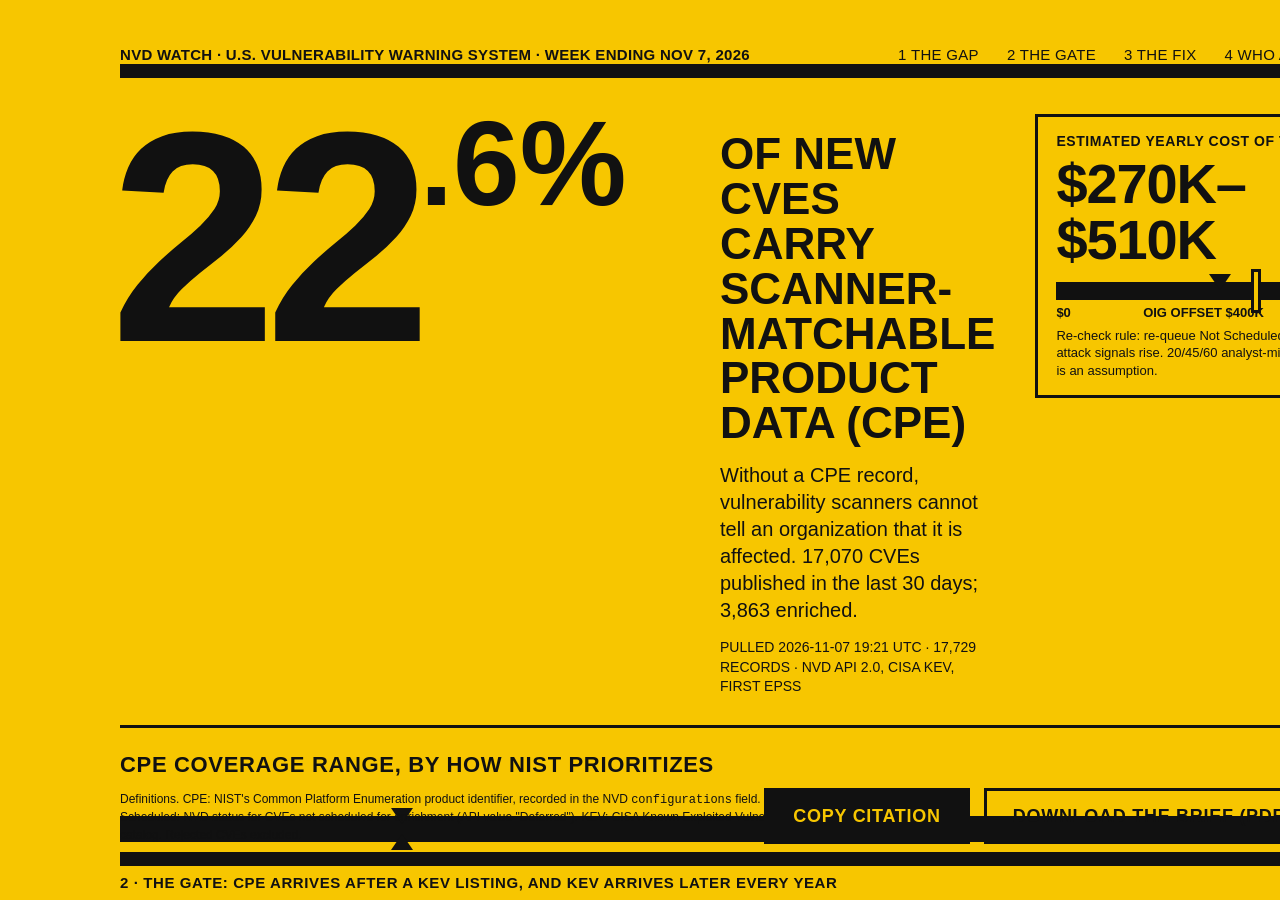
<file: .impeccable/decision/sketch-assigned.html>
<!doctype html>
<html lang="en"><head><meta charset="utf-8"><title>Sketch: EnergyGuide Label</title>
<style>
  html,body{margin:0;width:1440px;height:900px;overflow:hidden;background:#f7c600;color:#111;font-family:"Arial Narrow","Helvetica Neue Condensed",Arial,Helvetica,sans-serif}
  .label{position:relative;width:1440px;height:900px;padding:0 120px;box-sizing:border-box}
  .strip{display:flex;justify-content:space-between;align-items:flex-end;height:64px;font:600 15px/1.2 Arial,Helvetica,sans-serif;letter-spacing:.02em;text-transform:uppercase}
  .strip nav span{margin-left:28px;font-weight:400}
  .rule-h{border:0;border-top:14px solid #111;margin:0}
  .rule-t{border:0;border-top:3px solid #111;margin:0}
  .big{display:grid;grid-template-columns:560px 1fr 360px;gap:40px;align-items:start;padding:36px 0 28px}
  .num{font:700 300px/0.82 "Arial Narrow","Helvetica Neue Condensed",Arial,sans-serif;letter-spacing:-.04em;margin-left:-10px}
  .num small{font-size:120px;vertical-align:top;letter-spacing:0}
  .lede{font:700 44px/1.02 "Arial Narrow",Arial,sans-serif;text-transform:uppercase;padding-top:18px}
  .lede em{display:block;font:400 20px/1.35 Arial,Helvetica,sans-serif;text-transform:none;margin-top:16px;max-width:420px}
  .prov{font:400 14px/1.4 Arial,Helvetica,sans-serif;margin-top:14px;max-width:420px}
  .cost{border:3px solid #111;padding:16px 18px;font-family:Arial,Helvetica,sans-serif}
  .cost h3{margin:0 0 6px;font:700 14px/1.2 Arial,sans-serif;text-transform:uppercase;letter-spacing:.04em}
  .cost .c{font:700 56px/1 "Arial Narrow",Arial,sans-serif;letter-spacing:-.02em}
  .cost p{margin:8px 0 0;font-size:13px;line-height:1.35}
  .bar{position:relative;height:18px;background:#111;margin:14px 0 6px}
  .bar i{position:absolute;top:-8px;width:0;height:0;border-left:11px solid transparent;border-right:11px solid transparent;border-top:16px solid #111}
  .bar b{position:absolute;top:-10px;width:4px;height:38px;background:#f7c600;outline:3px solid #111}
  .ticks{display:flex;justify-content:space-between;font:700 13px/1 Arial,sans-serif;text-transform:uppercase}
  .range{padding:26px 0 30px}
  .range h2{margin:0 0 10px;font:700 22px/1 Arial,sans-serif;text-transform:uppercase;letter-spacing:.03em}
  .range .bar{height:26px;margin-top:40px}
  .range .ticks{font-size:16px;margin-top:10px}
  .range .ticks span:nth-child(2){font-weight:400}
  .actions{position:absolute;right:120px;bottom:56px;display:flex;gap:14px;font-family:Arial,Helvetica,sans-serif}
  .btn{padding:16px 26px;font:700 18px/1 Arial,sans-serif;text-transform:uppercase;letter-spacing:.04em;border:3px solid #111}
  .btn.primary{background:#111;color:#f7c600}
  .small{position:absolute;left:120px;bottom:56px;font:400 12px/1.45 Arial,sans-serif;max-width:720px}
  .next{position:absolute;left:120px;right:120px;bottom:0;height:34px;border-top:14px solid #111;font:700 15px/34px Arial,sans-serif;text-transform:uppercase;letter-spacing:.04em}
</style></head><body>
<div class="label">
  <div class="strip">
    <div>NVD Watch · U.S. vulnerability warning system · Week ending Nov 7, 2026</div>
    <nav><span>1 The gap</span><span>2 The gate</span><span>3 The fix</span><span>4 Who acts</span></nav>
  </div>
  <hr class="rule-h">
  <div class="big">
    <div class="num">22<small>.6%</small></div>
    <div class="lede">of new CVEs carry scanner-matchable product data (CPE)
      <em>Without a CPE record, vulnerability scanners cannot tell an organization that it is affected. 17,070 CVEs published in the last 30 days; 3,863 enriched.</em>
      <div class="prov">Pulled 2026-11-07 19:21 UTC · 17,729 records · NVD API 2.0, CISA KEV, FIRST EPSS</div>
    </div>
    <div class="cost">
      <h3>Estimated yearly cost of the fix</h3>
      <div class="c">$270K–$510K</div>
      <div class="bar"><i style="left:48%"></i><b style="left:62%"></b></div>
      <div class="ticks"><span>$0</span><span>OIG offset $400K</span><span>$600K</span></div>
      <p>Re-check rule: re-queue Not Scheduled CVEs when attack signals rise. 20/45/60 analyst-minutes per CVE is an assumption.</p>
    </div>
  </div>
  <hr class="rule-t">
  <div class="range">
    <h2>CPE coverage range, by how NIST prioritizes</h2>
    <div class="bar"><i style="left:22.6%"></i><i style="left:22.6%;top:auto;bottom:-8px;border-top:0;border-bottom:16px solid #111"></i></div>
    <div class="ticks"><span>Not Scheduled · 0%</span><span>All new CVEs · 22.6%</span><span>KEV-listed · 94%</span></div>
  </div>
  <div class="small">Definitions. CPE: NIST's Common Platform Enumeration product identifier, recorded in the NVD <code>configurations</code> field. Not Scheduled: NVD status for CVEs not scheduled for enrichment (API value "Deferred"). KEV: CISA Known Exploited Vulnerabilities catalog. Rejected CVEs excluded.</div>
  <div class="actions"><div class="btn primary">Copy citation</div><div class="btn">Download the brief (PDF)</div></div>
  <div class="next">2 · The gate: CPE arrives after a KEV listing, and KEV arrives later every year</div>
</div>
</body></html>
</file>
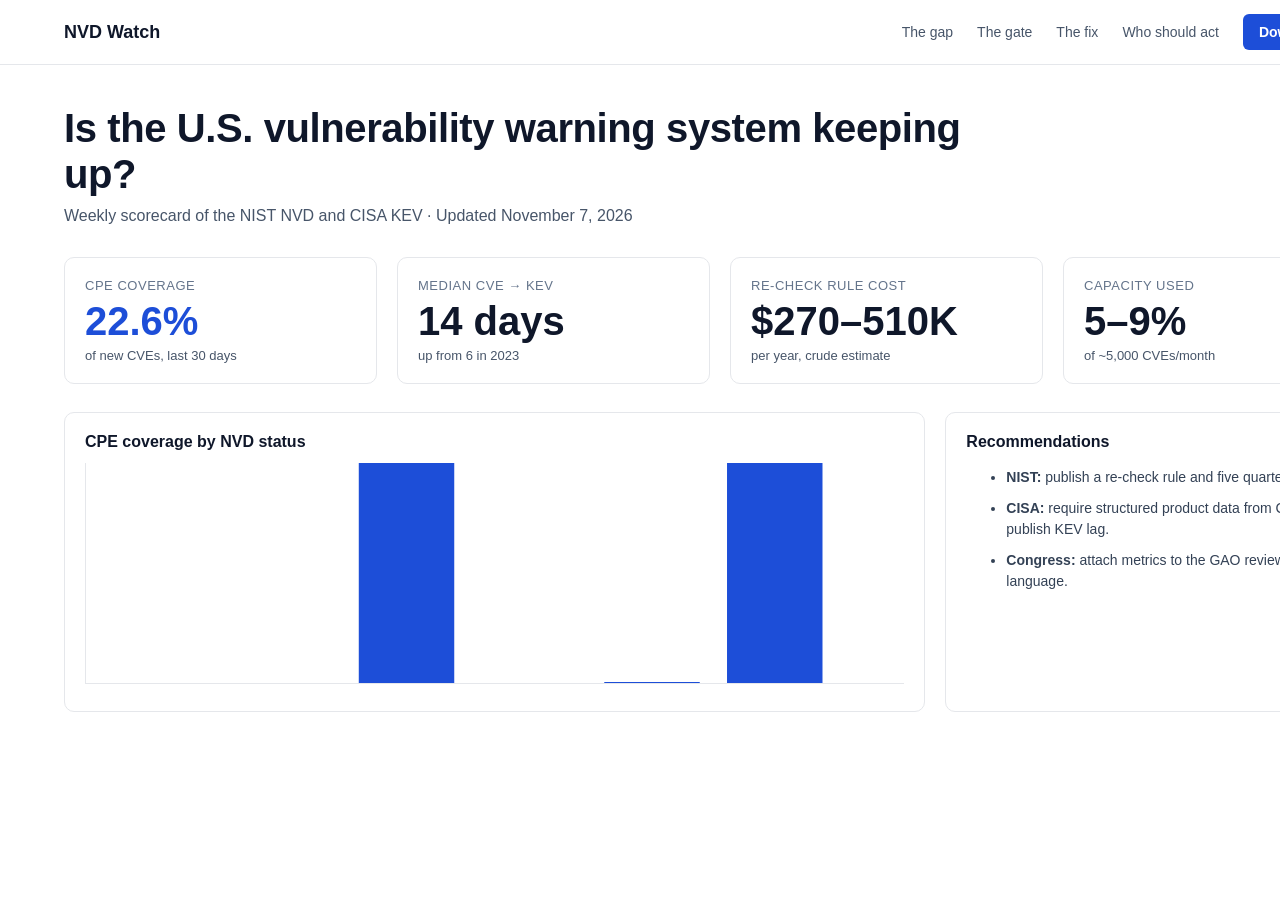
<file: .impeccable/decision/sketch-canon.html>
<!doctype html>
<html lang="en"><head><meta charset="utf-8"><title>Sketch: Category standard</title>
<style>
  html,body{margin:0;width:1440px;height:900px;overflow:hidden;background:#ffffff;color:#0f172a;font-family:-apple-system,"Segoe UI",Roboto,Arial,sans-serif}
  header{height:64px;border-bottom:1px solid #e5e7eb;display:flex;align-items:center;justify-content:space-between;padding:0 64px}
  header b{font-size:18px}
  header nav span{margin-left:24px;font-size:14px;color:#475569}
  header .cta{background:#1d4ed8;color:#fff;padding:10px 16px;border-radius:6px;font-size:14px;font-weight:600}
  .wrap{padding:40px 64px}
  h1{font-size:40px;line-height:1.15;margin:0 0 10px;max-width:900px;letter-spacing:-.01em}
  .sub{color:#475569;font-size:16px;margin:0 0 32px}
  .tiles{display:grid;grid-template-columns:repeat(4,1fr);gap:20px;margin-bottom:28px}
  .tile{border:1px solid #e5e7eb;border-radius:10px;padding:20px}
  .tile .l{font-size:13px;color:#64748b;text-transform:uppercase;letter-spacing:.04em}
  .tile .v{font-size:40px;font-weight:700;margin:6px 0 4px;color:#0f172a}
  .tile .d{font-size:13px;color:#475569}
  .tile .v.blue{color:#1d4ed8}
  .row{display:grid;grid-template-columns:2fr 1fr;gap:20px}
  .card{border:1px solid #e5e7eb;border-radius:10px;padding:20px;height:300px;box-sizing:border-box}
  .card h3{margin:0 0 12px;font-size:16px}
  .chart{height:220px;position:relative;border-left:1px solid #e5e7eb;border-bottom:1px solid #e5e7eb}
  .chart svg{position:absolute;inset:0;width:100%;height:100%}
  .list li{font-size:14px;line-height:1.5;color:#334155;margin-bottom:10px}
</style></head><body>
<header><b>NVD Watch</b><nav><span>The gap</span><span>The gate</span><span>The fix</span><span>Who should act</span><span class="cta">Download brief</span></nav></header>
<div class="wrap">
  <h1>Is the U.S. vulnerability warning system keeping up?</h1>
  <p class="sub">Weekly scorecard of the NIST NVD and CISA KEV · Updated November 7, 2026</p>
  <div class="tiles">
    <div class="tile"><div class="l">CPE coverage</div><div class="v blue">22.6%</div><div class="d">of new CVEs, last 30 days</div></div>
    <div class="tile"><div class="l">Median CVE → KEV</div><div class="v">14 days</div><div class="d">up from 6 in 2023</div></div>
    <div class="tile"><div class="l">Re-check rule cost</div><div class="v">$270–510K</div><div class="d">per year, crude estimate</div></div>
    <div class="tile"><div class="l">Capacity used</div><div class="v">5–9%</div><div class="d">of ~5,000 CVEs/month</div></div>
  </div>
  <div class="row">
    <div class="card"><h3>CPE coverage by NVD status</h3><div class="chart"><svg viewBox="0 0 600 220" preserveAspectRatio="none"><rect x="20" y="220" width="70" height="0" fill="#1d4ed8"/><rect x="110" y="220" width="70" height="0" fill="#1d4ed8"/><rect x="200" y="0" width="70" height="220" fill="#1d4ed8"/><rect x="290" y="220" width="70" height="0" fill="#1d4ed8"/><rect x="380" y="219" width="70" height="1" fill="#1d4ed8"/><rect x="470" y="0" width="70" height="220" fill="#1d4ed8"/></svg></div></div>
    <div class="card"><h3>Recommendations</h3><ul class="list"><li><b>NIST:</b> publish a re-check rule and five quarterly metrics.</li><li><b>CISA:</b> require structured product data from CNAs; publish KEV lag.</li><li><b>Congress:</b> attach metrics to the GAO review and NDAA language.</li></ul></div>
  </div>
</div>
</body></html>
</file>
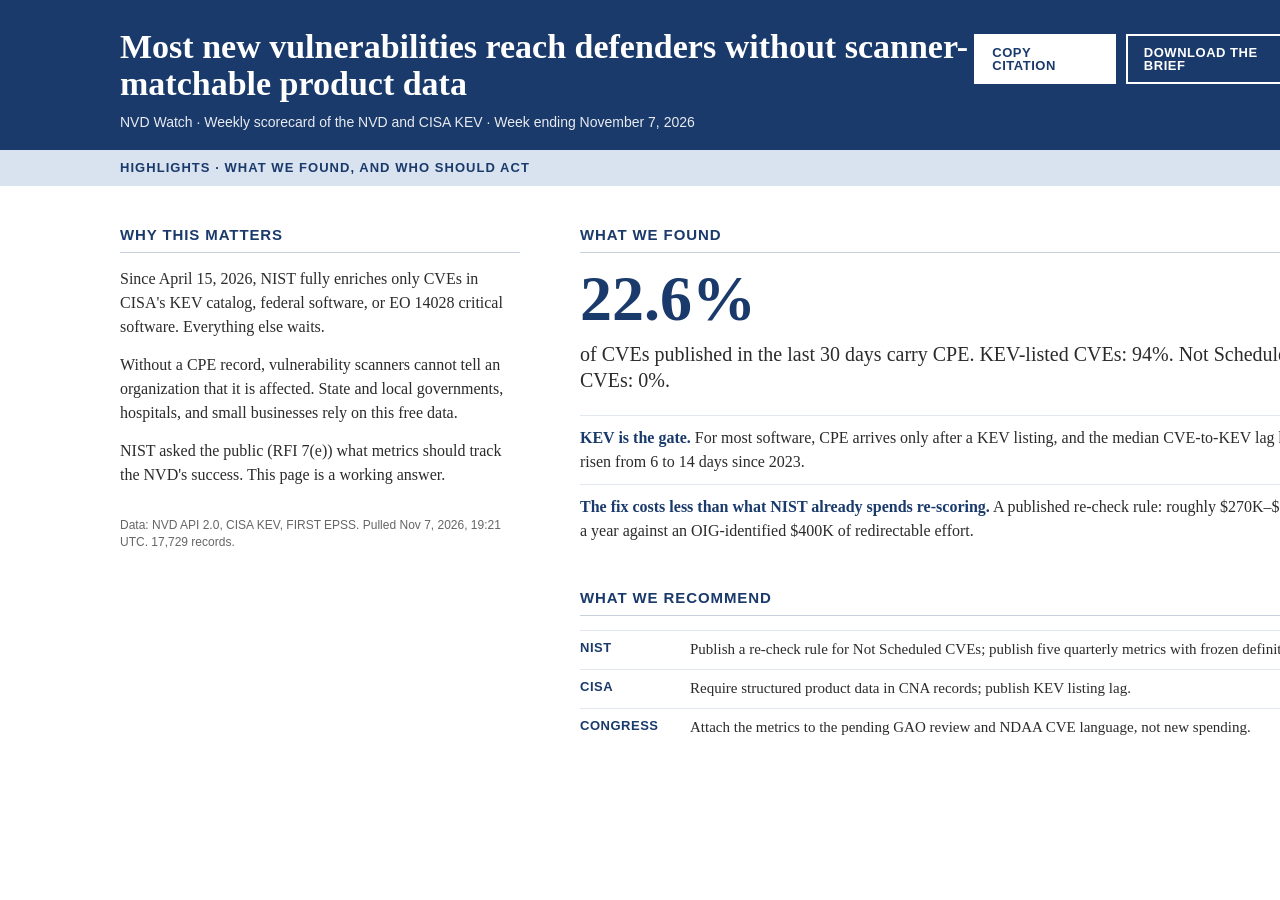
<file: .impeccable/decision/sketch-pick.html>
<!doctype html>
<html lang="en"><head><meta charset="utf-8"><title>Sketch: GAO Highlights Page</title>
<style>
  html,body{margin:0;width:1440px;height:900px;overflow:hidden;background:#ffffff;color:#2b2b2b;font-family:Georgia,"Times New Roman",serif}
  .band{background:#1a3a6b;color:#fff;height:150px;padding:28px 120px;box-sizing:border-box;display:flex;justify-content:space-between;align-items:flex-start;font-family:Arial,Helvetica,sans-serif}
  .band h1{margin:0;font:700 34px/1.1 Georgia,serif;max-width:860px}
  .band .meta{font:400 14px/1.4 Arial,sans-serif;margin-top:10px;opacity:.9}
  .band .acts{display:flex;gap:10px;margin-top:6px}
  .band .acts span{border:2px solid #fff;padding:10px 16px;font:700 13px/1 Arial,sans-serif;text-transform:uppercase;letter-spacing:.04em}
  .band .acts span.p{background:#fff;color:#1a3a6b}
  .kick{height:36px;background:#d9e2ef;font:700 13px/36px Arial,sans-serif;text-transform:uppercase;letter-spacing:.08em;padding:0 120px;color:#1a3a6b}
  .grid{display:grid;grid-template-columns:400px 1fr;gap:60px;padding:40px 120px;box-sizing:border-box;height:714px}
  h2{font:700 15px/1.2 Arial,sans-serif;text-transform:uppercase;letter-spacing:.06em;color:#1a3a6b;margin:0 0 14px;padding-bottom:8px;border-bottom:1px solid #c7d0dd}
  .why p{font:400 16px/1.5 Georgia,serif;margin:0 0 14px}
  .found .lead{font:700 64px/1 Georgia,serif;color:#1a3a6b;margin:0 0 6px}
  .found .lead small{font:400 20px/1.3 Georgia,serif;color:#2b2b2b;display:block;margin-top:10px}
  .found ul{margin:22px 0 0;padding:0;list-style:none}
  .found li{font:400 16px/1.5 Georgia,serif;padding:10px 0;border-top:1px solid #e3e8ef}
  .found li b{color:#1a3a6b}
  .rec{margin-top:36px}
  .rec table{border-collapse:collapse;width:100%;font:400 15px/1.45 Georgia,serif}
  .rec td{padding:8px 0;border-top:1px solid #e3e8ef;vertical-align:top}
  .rec td:first-child{font:700 13px/1.4 Arial,sans-serif;text-transform:uppercase;letter-spacing:.04em;width:110px;color:#1a3a6b}
  .foot{font:400 12px/1.4 Arial,sans-serif;color:#666;margin-top:30px}
</style></head><body>
<div class="band">
  <div>
    <h1>Most new vulnerabilities reach defenders without scanner-matchable product data</h1>
    <div class="meta">NVD Watch · Weekly scorecard of the NVD and CISA KEV · Week ending November 7, 2026</div>
  </div>
  <div class="acts"><span class="p">Copy citation</span><span>Download the brief</span></div>
</div>
<div class="kick">Highlights · What we found, and who should act</div>
<div class="grid">
  <div class="why">
    <h2>Why this matters</h2>
    <p>Since April 15, 2026, NIST fully enriches only CVEs in CISA's KEV catalog, federal software, or EO 14028 critical software. Everything else waits.</p>
    <p>Without a CPE record, vulnerability scanners cannot tell an organization that it is affected. State and local governments, hospitals, and small businesses rely on this free data.</p>
    <p>NIST asked the public (RFI 7(e)) what metrics should track the NVD's success. This page is a working answer.</p>
    <div class="foot">Data: NVD API 2.0, CISA KEV, FIRST EPSS. Pulled Nov 7, 2026, 19:21 UTC. 17,729 records.</div>
  </div>
  <div class="found">
    <h2>What we found</h2>
    <div class="lead">22.6%<small>of CVEs published in the last 30 days carry CPE. KEV-listed CVEs: 94%. Not Scheduled CVEs: 0%.</small></div>
    <ul>
      <li><b>KEV is the gate.</b> For most software, CPE arrives only after a KEV listing, and the median CVE-to-KEV lag has risen from 6 to 14 days since 2023.</li>
      <li><b>The fix costs less than what NIST already spends re-scoring.</b> A published re-check rule: roughly $270K–$510K a year against an OIG-identified $400K of redirectable effort.</li>
    </ul>
    <div class="rec">
      <h2>What we recommend</h2>
      <table>
        <tr><td>NIST</td><td>Publish a re-check rule for Not Scheduled CVEs; publish five quarterly metrics with frozen definitions.</td></tr>
        <tr><td>CISA</td><td>Require structured product data in CNA records; publish KEV listing lag.</td></tr>
        <tr><td>Congress</td><td>Attach the metrics to the pending GAO review and NDAA CVE language, not new spending.</td></tr>
      </table>
    </div>
  </div>
</div>
</body></html>
</file>
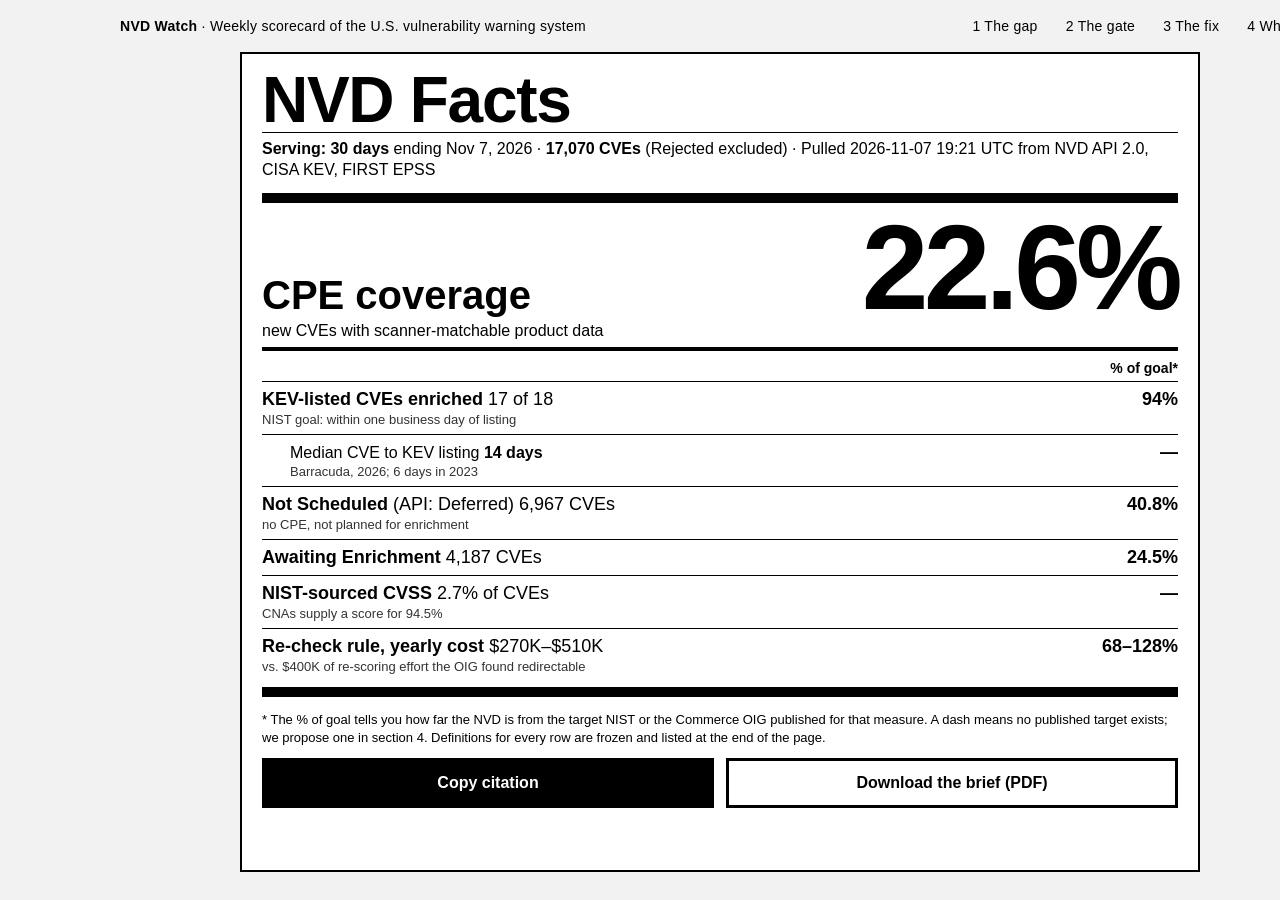
<file: .impeccable/decision/sketch2-assigned.html>
<!doctype html>
<html lang="en"><head><meta charset="utf-8"><title>Sketch: Nutrition Facts Panel</title>
<style>
  html,body{margin:0;width:1440px;height:900px;overflow:hidden;background:#f2f2f2;color:#000;font-family:"Helvetica Neue",Helvetica,Arial,sans-serif}
  .top{height:52px;display:flex;align-items:center;justify-content:space-between;padding:0 120px;font-size:14px;letter-spacing:.02em}
  .top nav span{margin-left:28px}
  .panel{width:960px;margin:0 auto;background:#fff;border:2px solid #000;padding:14px 20px 18px;box-sizing:border-box;height:820px}
  .r8{border:0;border-top:10px solid #000;margin:6px 0}
  .r3{border:0;border-top:4px solid #000;margin:4px 0}
  .r1{border:0;border-top:1px solid #000;margin:0}
  h1{margin:0;font:900 64px/1 "Helvetica Neue",Helvetica,Arial,sans-serif;letter-spacing:-.02em}
  .serving{font-size:16px;line-height:1.3;padding:6px 0}
  .serving b{font-weight:700}
  .head{display:flex;justify-content:space-between;align-items:baseline;padding:4px 0 2px}
  .head .l{font:900 40px/1 Helvetica,Arial,sans-serif}
  .head .l span{font:400 16px/1.3 Helvetica,Arial,sans-serif;display:block;margin-top:6px}
  .head .v{font:900 120px/0.9 Helvetica,Arial,sans-serif;letter-spacing:-.04em}
  .pct{text-align:right;font:700 14px/1 Helvetica,Arial,sans-serif;padding:6px 0}
  .row{display:flex;justify-content:space-between;align-items:baseline;padding:7px 0;border-top:1px solid #000;font-size:18px}
  .row b{font-weight:700}
  .row .n{font-weight:700;font-size:18px}
  .row .sub{display:block;font-size:13px;color:#333;margin-top:2px}
  .row.indent{padding-left:28px;font-size:16px}
  .foot{font-size:13px;line-height:1.35;padding-top:8px}
  .acts{display:flex;gap:12px;margin-top:12px}
  .btn{flex:1;text-align:center;padding:14px 0;font:700 16px/1 Helvetica,Arial,sans-serif;border:3px solid #000}
  .btn.p{background:#000;color:#fff}
</style></head><body>
<div class="top"><div><b>NVD Watch</b> · Weekly scorecard of the U.S. vulnerability warning system</div><nav><span>1 The gap</span><span>2 The gate</span><span>3 The fix</span><span>4 Who acts</span></nav></div>
<div class="panel">
  <h1>NVD Facts</h1>
  <hr class="r1">
  <div class="serving"><b>Serving: 30 days</b> ending Nov 7, 2026 · <b>17,070 CVEs</b> (Rejected excluded) · Pulled 2026-11-07 19:21 UTC from NVD API 2.0, CISA KEV, FIRST EPSS</div>
  <hr class="r8">
  <div class="head"><div class="l">CPE coverage<span>new CVEs with scanner-matchable product data</span></div><div class="v">22.6%</div></div>
  <hr class="r3">
  <div class="pct">% of goal*</div>
  <div class="row"><span><b>KEV-listed CVEs enriched</b> 17 of 18<span class="sub">NIST goal: within one business day of listing</span></span><span class="n">94%</span></div>
  <div class="row indent"><span>Median CVE to KEV listing <b>14 days</b><span class="sub">Barracuda, 2026; 6 days in 2023</span></span><span class="n">—</span></div>
  <div class="row"><span><b>Not Scheduled</b> (API: Deferred) 6,967 CVEs<span class="sub">no CPE, not planned for enrichment</span></span><span class="n">40.8%</span></div>
  <div class="row"><span><b>Awaiting Enrichment</b> 4,187 CVEs</span><span class="n">24.5%</span></div>
  <div class="row"><span><b>NIST-sourced CVSS</b> 2.7% of CVEs<span class="sub">CNAs supply a score for 94.5%</span></span><span class="n">—</span></div>
  <div class="row"><span><b>Re-check rule, yearly cost</b> $270K–$510K<span class="sub">vs. $400K of re-scoring effort the OIG found redirectable</span></span><span class="n">68–128%</span></div>
  <hr class="r8">
  <div class="foot">* The % of goal tells you how far the NVD is from the target NIST or the Commerce OIG published for that measure. A dash means no published target exists; we propose one in section 4. Definitions for every row are frozen and listed at the end of the page.</div>
  <div class="acts"><div class="btn p">Copy citation</div><div class="btn">Download the brief (PDF)</div></div>
</div>
</body></html>
</file>
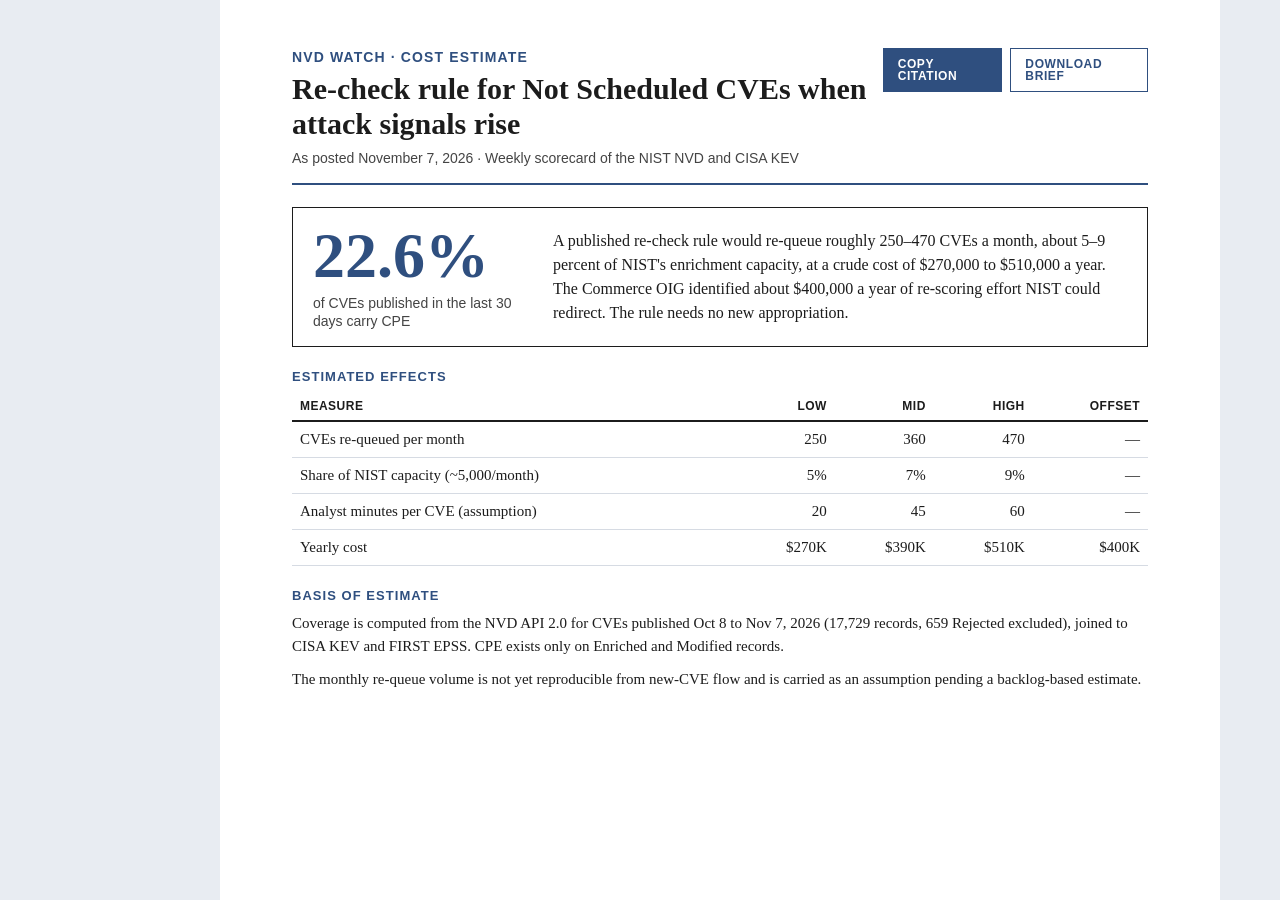
<file: .impeccable/decision/sketch2-pick.html>
<!doctype html>
<html lang="en"><head><meta charset="utf-8"><title>Sketch: CBO Cost Estimate</title>
<style>
  html,body{margin:0;width:1440px;height:900px;overflow:hidden;background:#e8ecf2;color:#1c1c1c;font-family:Georgia,"Times New Roman",serif}
  .page{width:1000px;margin:0 auto;background:#fff;height:900px;padding:48px 72px;box-sizing:border-box}
  .hdr{display:flex;justify-content:space-between;align-items:flex-start;border-bottom:2px solid #2f4f7f;padding-bottom:14px}
  .hdr .org{font:700 14px/1.3 Arial,Helvetica,sans-serif;text-transform:uppercase;letter-spacing:.08em;color:#2f4f7f}
  .hdr h1{margin:6px 0 0;font:700 30px/1.15 Georgia,serif;max-width:640px}
  .hdr .date{font:400 14px/1.4 Arial,sans-serif;color:#444;margin-top:8px}
  .acts{display:flex;gap:8px}
  .acts span{border:1.5px solid #2f4f7f;color:#2f4f7f;padding:9px 14px;font:700 12px/1 Arial,sans-serif;text-transform:uppercase;letter-spacing:.05em}
  .acts span.p{background:#2f4f7f;color:#fff}
  .sum{border:1.5px solid #1c1c1c;padding:16px 20px;margin:22px 0;display:grid;grid-template-columns:220px 1fr;gap:20px;align-items:center}
  .sum .big{font:700 64px/1 Georgia,serif;color:#2f4f7f}
  .sum .big small{display:block;font:400 14px/1.3 Arial,sans-serif;color:#444;margin-top:6px}
  .sum p{margin:0;font-size:16px;line-height:1.5}
  h2{font:700 13px/1.2 Arial,sans-serif;text-transform:uppercase;letter-spacing:.08em;color:#2f4f7f;margin:22px 0 8px}
  table{border-collapse:collapse;width:100%;font:400 15px/1.4 Georgia,serif}
  th{font:700 12px/1.3 Arial,sans-serif;text-transform:uppercase;letter-spacing:.04em;text-align:right;padding:6px 8px;border-bottom:2px solid #1c1c1c}
  th:first-child,td:first-child{text-align:left}
  td{padding:7px 8px;text-align:right;border-bottom:1px solid #d6dbe3}
  p.body{font-size:15px;line-height:1.55;margin:0 0 10px}
</style></head><body>
<div class="page">
  <div class="hdr">
    <div><div class="org">NVD Watch · Cost estimate</div><h1>Re-check rule for Not Scheduled CVEs when attack signals rise</h1><div class="date">As posted November 7, 2026 · Weekly scorecard of the NIST NVD and CISA KEV</div></div>
    <div class="acts"><span class="p">Copy citation</span><span>Download brief</span></div>
  </div>
  <div class="sum">
    <div class="big">22.6%<small>of CVEs published in the last 30 days carry CPE</small></div>
    <p>A published re-check rule would re-queue roughly 250–470 CVEs a month, about 5–9 percent of NIST's enrichment capacity, at a crude cost of $270,000 to $510,000 a year. The Commerce OIG identified about $400,000 a year of re-scoring effort NIST could redirect. The rule needs no new appropriation.</p>
  </div>
  <h2>Estimated effects</h2>
  <table>
    <tr><th>Measure</th><th>Low</th><th>Mid</th><th>High</th><th>Offset</th></tr>
    <tr><td>CVEs re-queued per month</td><td>250</td><td>360</td><td>470</td><td>—</td></tr>
    <tr><td>Share of NIST capacity (~5,000/month)</td><td>5%</td><td>7%</td><td>9%</td><td>—</td></tr>
    <tr><td>Analyst minutes per CVE (assumption)</td><td>20</td><td>45</td><td>60</td><td>—</td></tr>
    <tr><td>Yearly cost</td><td>$270K</td><td>$390K</td><td>$510K</td><td>$400K</td></tr>
  </table>
  <h2>Basis of estimate</h2>
  <p class="body">Coverage is computed from the NVD API 2.0 for CVEs published Oct 8 to Nov 7, 2026 (17,729 records, 659 Rejected excluded), joined to CISA KEV and FIRST EPSS. CPE exists only on Enriched and Modified records.</p>
  <p class="body">The monthly re-queue volume is not yet reproducible from new-CVE flow and is carried as an assumption pending a backlog-based estimate.</p>
</div>
</body></html>
</file>
<file: site/styles.css>
/* NVD Watch — scorecard page
   One identity colour (deep teal ink) on white report stock. Public Sans for labels,
   tables and the band; Source Serif 4 for body and finding text. No cards, no tiles. */

:root {
  color-scheme: light;   /* white report stock for every reader; the page has no dark scheme by design */
  --ink: #1d4e5f;
  --ink-deep: #153a47;
  --ink-tint: #e6eef1;
  --band: #1d4e5f;      /* filled surfaces: the band, checked controls, selection */
  --on-band: #ffffff;
  --text: #1f2328;
  --text-2: #4a4f55;
  --rule: #d8d2c8;
  --rule-strong: #1f2328;
  --paper: #ffffff;
  --paper-2: #f7f5f1;
  --focus: #b8471b;     /* focus rings only, never text */
  --serif: "Source Serif 4", Georgia, "Times New Roman", serif;
  --sans: "Public Sans", "Helvetica Neue", Arial, sans-serif;
  --measure: 68ch;
  --gutter: 24px;
  --max: 1120px;
}

*, *::before, *::after { box-sizing: border-box; }

html { scroll-behavior: smooth; }
@media (prefers-reduced-motion: reduce) { html { scroll-behavior: auto; } }

body {
  margin: 0;
  background: var(--paper);
  color: var(--text);
  font-family: var(--serif);
  font-size: 1.0625rem;
  line-height: 1.55;
  font-variant-numeric: lining-nums tabular-nums;
  -webkit-font-smoothing: antialiased;
}

::selection { background: var(--band); color: var(--on-band); }
:focus-visible { outline: 3px solid var(--focus); outline-offset: 2px; }

a { color: var(--ink); text-decoration-thickness: 1px; text-underline-offset: 0.16em; }
a:hover { color: var(--ink-deep); text-decoration-thickness: 2px; }

.wrap { max-width: var(--max); margin: 0 auto; padding: 0 var(--gutter); }
.skip { position: absolute; left: -999px; top: 0; background: var(--paper); color: var(--ink); padding: 8px 12px; z-index: 10; }
.skip:focus { left: var(--gutter); }

/* Band ------------------------------------------------------------------ */
.band { background: var(--band); color: var(--on-band); }
.band .wrap { display: grid; grid-template-columns: 1fr auto; gap: 24px 40px; align-items: end; padding-top: 28px; padding-bottom: 24px; }
.band h1 { font-family: var(--serif); font-weight: 600; font-size: clamp(1.5rem, 2.8vw, 2.2rem); line-height: 1.15; margin: 0; max-width: 34ch; text-wrap: balance; }
.band .product { font-family: var(--sans); font-weight: 700; font-size: 0.95rem; letter-spacing: 0.01em; margin: 0 0 10px; }
.band .product span { font-weight: 400; opacity: 0.9; }
.band .meta { font-family: var(--sans); font-size: 0.9rem; margin: 12px 0 0; opacity: 0.92; }
.band .actions { display: flex; gap: 10px; flex-wrap: wrap; justify-content: flex-end; }

.btn {
  font-family: var(--sans); font-weight: 700; font-size: 0.9rem; letter-spacing: 0.01em;
  padding: 11px 16px; border: 2px solid var(--on-band); background: transparent; color: var(--on-band);
  cursor: pointer; text-decoration: none; display: inline-flex; align-items: center; gap: 8px; line-height: 1;
}
.btn.primary { background: var(--on-band); color: var(--band); }
.btn:hover { background: rgba(255,255,255,0.14); }
.btn.primary:hover { background: #f0f5f7; }
.btn svg { width: 16px; height: 16px; stroke: currentColor; fill: none; stroke-width: 2; stroke-linecap: round; stroke-linejoin: round; }

/* Section index --------------------------------------------------------- */
.index { border-bottom: 1px solid var(--rule); background: var(--paper); position: sticky; top: 0; z-index: 5; }
.index ol { list-style: none; margin: 0; padding: 0; display: flex; gap: 0 28px; overflow-x: auto; font-family: var(--sans); font-size: 0.85rem; }
.index li { padding: 12px 0; white-space: nowrap; }
.index a { color: var(--text-2); text-decoration: none; border-bottom: 2px solid transparent; padding-bottom: 11px; }
.index a:hover { color: var(--ink); border-color: var(--ink); }
.index .n { color: var(--ink); font-weight: 700; margin-right: 6px; }

.notice { font-family: var(--sans); font-size: 0.9rem; background: var(--ink-tint); color: var(--text); padding: 10px var(--gutter); margin: 0; }

/* Highlights ------------------------------------------------------------ */
.highlights { padding: 44px 0 48px; border-bottom: 1px solid var(--rule); }
.highlights .wrap { display: grid; grid-template-columns: minmax(0, 380px) minmax(0, 1fr); gap: 32px 64px; }
.highlights h2, .section h2, .section h3 { font-family: var(--sans); }
.highlights h2 { font-size: 0.95rem; font-weight: 700; letter-spacing: 0.02em; text-transform: uppercase; color: var(--ink); margin: 0 0 14px; padding-bottom: 8px; border-bottom: 2px solid var(--ink); }
.highlights p { margin: 0 0 14px; max-width: var(--measure); }
.highlights .source { font-family: var(--sans); font-size: 0.82rem; color: var(--text-2); margin-top: 22px; }

.finding { display: grid; grid-template-columns: auto 1fr; gap: 8px 24px; align-items: baseline; margin: 6px 0 10px; }
.finding .figure { font-family: var(--serif); font-weight: 600; font-size: clamp(3.2rem, 7vw, 5rem); line-height: 0.95; letter-spacing: -0.02em; color: var(--ink); margin: 0; }
.finding .what { font-size: 1.25rem; line-height: 1.3; margin: 0; max-width: 30ch; text-wrap: balance; }
.finding .what small { display: block; font-family: var(--sans); font-size: 0.82rem; color: var(--text-2); margin-top: 8px; line-height: 1.4; }
.findings { list-style: none; margin: 18px 0 0; padding: 0; }
.findings li { padding: 12px 0; border-top: 1px solid var(--rule); max-width: var(--measure); }
.findings li b { color: var(--ink); }
.findings table.kev-pair { margin: 8px 0 10px; font-size: 0.9rem; }
.findings table.kev-pair td.num { width: 7em; }

.recs { width: 100%; border-collapse: collapse; margin-top: 10px; font-size: 1rem; }
.recs th { font-family: var(--sans); font-size: 0.8rem; text-transform: uppercase; letter-spacing: 0.04em; color: var(--ink); text-align: left; width: 110px; padding: 10px 12px 10px 0; vertical-align: top; border-top: 1px solid var(--rule); }
.recs td { padding: 10px 0; border-top: 1px solid var(--rule); vertical-align: top; }

/* Report body ----------------------------------------------------------- */
.section { padding: 48px 0 40px; border-bottom: 1px solid var(--rule); }
.section h2 { font-size: 1.6rem; font-weight: 700; color: var(--ink); margin: 0 0 6px; letter-spacing: -0.01em; text-wrap: balance; }
.section h2 .n { display: inline-block; min-width: 1.4em; color: var(--text-2); font-weight: 400; }
.section .lede { font-size: 1.2rem; line-height: 1.4; margin: 0 0 28px; max-width: var(--measure); color: var(--text); }
.section h3 { font-size: 1.05rem; font-weight: 700; margin: 34px 0 10px; color: var(--text); }
.section p, .section li { max-width: var(--measure); }
.section p { margin: 0 0 14px; }
.two { display: grid; grid-template-columns: minmax(0, 1fr) minmax(0, 1fr); gap: 24px 56px; align-items: start; }

table.data { width: 100%; border-collapse: collapse; font-family: var(--sans); font-size: 0.92rem; margin: 10px 0 6px; }
table.data caption { text-align: left; font-weight: 700; padding: 0 0 10px; color: var(--text); font-size: 0.95rem; }
table.data thead th { text-align: left; font-weight: 700; font-size: 0.78rem; text-transform: uppercase; letter-spacing: 0.04em; color: var(--text-2); padding: 8px 10px 8px 0; border-bottom: 2px solid var(--rule-strong); vertical-align: bottom; }
table.data tbody th { text-align: left; font-weight: 400; padding: 9px 10px 9px 0; border-bottom: 1px solid var(--rule); vertical-align: top; }
table.data td { padding: 9px 10px 9px 0; border-bottom: 1px solid var(--rule); vertical-align: top; }
table.data .num, table.data th.num { text-align: right; padding-right: 0; white-space: nowrap; }
table.data tfoot td { font-size: 0.82rem; color: var(--text-2); border: 0; padding-top: 10px; }
table.data .api { display: block; font-size: 0.75rem; color: var(--text-2); }
table.data tr.total th, table.data tr.total td { font-weight: 700; border-top: 2px solid var(--rule-strong); }

.chart { margin: 14px 0 6px; max-width: 560px; }
.chart svg { width: 100%; height: auto; display: block; font-family: var(--sans); }
.chart .bar { fill: var(--ink); }
.chart .lbl { font-size: 13px; fill: var(--text); }
.chart .val { font-size: 14px; font-weight: 700; fill: var(--ink); }
.chart .axis { stroke: var(--rule-strong); stroke-width: 1; }

.timeline { list-style: none; margin: 10px 0 0; padding: 0; border-left: 1px solid var(--ink); }
.timeline li { position: relative; padding: 4px 0 16px 22px; max-width: var(--measure); }
.timeline li::before { content: ""; position: absolute; left: -6.5px; top: 12px; width: 12px; height: 12px; background: var(--paper); border: 2px solid var(--ink); border-radius: 50%; }
.timeline li.kev::before { background: var(--band); border-color: var(--band); }
.timeline time { display: block; font-family: var(--sans); font-weight: 700; font-size: 0.82rem; color: var(--ink); }

.note { font-family: var(--sans); font-size: 0.85rem; color: var(--text-2); max-width: var(--measure); }
.assumption { font-family: var(--sans); font-size: 0.8rem; color: var(--text-2); }
.assumption::before { content: "Assumption"; font-weight: 700; color: var(--ink); margin-right: 6px; }

/* Simulator ------------------------------------------------------------- */
.sim { margin: 20px 0 10px; padding: 24px 0 8px; border-top: 2px solid var(--rule-strong); }
.sim fieldset { border: 0; margin: 0 0 18px; padding: 0; }
.sim legend { font-family: var(--sans); font-weight: 700; font-size: 0.95rem; padding: 0; margin-bottom: 6px; }
.sim .controls { display: grid; grid-template-columns: repeat(3, minmax(0, 1fr)); gap: 20px 32px; }
.sim label { font-family: var(--sans); font-size: 0.9rem; display: block; }
.sim label > span { display: block; font-weight: 700; margin-bottom: 6px; }
.sim input[type="number"] { font: inherit; font-family: var(--sans); font-variant-numeric: tabular-nums; width: 100%; max-width: 180px; padding: 9px 10px; border: 2px solid var(--rule-strong); background: var(--paper); color: var(--text); }
.sim .radios { display: flex; gap: 0; border: 2px solid var(--rule-strong); width: max-content; }
.sim .radios label { position: relative; margin: 0; }
.sim .radios input { position: absolute; opacity: 0; inset: 0; }
.sim .radios span { display: block; padding: 9px 14px; font-weight: 700; border-right: 2px solid var(--rule-strong); cursor: pointer; }
.sim .radios label:last-child span { border-right: 0; }
.sim .radios input:checked + span { background: var(--band); color: var(--on-band); }
.sim .radios input:focus-visible + span { outline: 3px solid var(--focus); outline-offset: -3px; }
.sim .result { font-size: 1.15rem; line-height: 1.45; margin: 18px 0 8px; max-width: var(--measure); }
.sim .result b { color: var(--ink); }
.sim .reset { font-family: var(--sans); font-size: 0.85rem; background: none; border: 0; color: var(--ink); text-decoration: underline; cursor: pointer; padding: 0; }

/* Definitions and footer ------------------------------------------------- */
.defs dl { margin: 0; display: grid; grid-template-columns: 200px 1fr; gap: 10px 24px; max-width: 860px; }
.defs dt { font-family: var(--sans); font-weight: 700; font-size: 0.9rem; padding-top: 2px; }
.defs dd { margin: 0; }
.defs dt, .defs dd { padding-bottom: 10px; border-bottom: 1px solid var(--rule); }

.metrics { counter-reset: m; list-style: none; padding: 0; margin: 0; }
.metrics li { counter-increment: m; display: grid; grid-template-columns: 2.2em 1fr; gap: 0 10px; padding: 12px 0; border-top: 1px solid var(--rule); max-width: 860px; }
.metrics li::before { content: counter(m); font-family: var(--sans); font-weight: 700; color: var(--ink); font-size: 1.1rem; }
.metrics b { display: block; font-family: var(--sans); font-size: 0.95rem; }

.sources ol { padding-left: 1.4em; font-size: 0.95rem; }
.sources li { margin-bottom: 6px; max-width: var(--measure); }
.sources .v { font-family: var(--sans); font-size: 0.75rem; font-weight: 700; color: var(--text-2); border: 1px solid var(--rule); padding: 1px 5px; margin-left: 6px; vertical-align: middle; }

.cite { background: var(--paper-2); padding: 18px 20px; max-width: 860px; }
.cite h3 { margin: 0 0 8px; }
.cite p { font-family: var(--sans); font-size: 0.9rem; margin: 0; user-select: all; }

footer { padding: 32px 0 48px; font-family: var(--sans); font-size: 0.85rem; color: var(--text-2); }
footer p { margin: 0 0 8px; max-width: var(--measure); }

.copied { font-family: var(--sans); font-size: 0.85rem; color: #fff; position: absolute; }
.sr-only { position: absolute; width: 1px; height: 1px; overflow: hidden; clip: rect(0 0 0 0); white-space: nowrap; }

/* Responsive ------------------------------------------------------------ */
@media (max-width: 900px) {
  .band .wrap { grid-template-columns: 1fr; align-items: start; }
  .band .actions { justify-content: flex-start; }
  .highlights .wrap { grid-template-columns: 1fr; gap: 32px; }
  .two { grid-template-columns: 1fr; }
  .sim .controls { grid-template-columns: 1fr 1fr; }
  .defs dl { grid-template-columns: 1fr; gap: 4px; }
  .defs dt { border: 0; padding-bottom: 0; }
}
@media (max-width: 600px) {
  .finding { grid-template-columns: 1fr; gap: 6px; }
  .sim .controls { grid-template-columns: 1fr; }
  table.data { font-size: 0.85rem; }
  .recs th { width: 84px; }
  .index { position: static; }   /* two wrapped rows must not pin over the content on a phone */
  .index ol { flex-wrap: wrap; gap: 0 22px; overflow: visible; }
  .index li { padding: 8px 0; }
  /* Stacked rows: each status becomes a labelled block, so no column is ever clipped. */
  table.stack thead { position: absolute; width: 1px; height: 1px; overflow: hidden; clip: rect(0 0 0 0); }
  table.stack, table.stack tbody, table.stack tr, table.stack th, table.stack td { display: block; }
  table.stack caption { display: block; }
  table.stack tbody th { border-bottom: 0; padding: 12px 0 4px; font-weight: 700; border-top: 2px solid var(--rule-strong); }
  table.stack tbody th .api { display: inline; margin-left: 6px; font-weight: 400; }
  table.stack td.num { display: flex; justify-content: space-between; gap: 12px; text-align: right; white-space: normal; padding: 4px 0; border-bottom: 1px solid var(--rule); }
  table.stack td.num::before { content: attr(data-label); color: var(--text-2); text-align: left; }
  table.stack tr.total td { font-weight: 700; border-top: 0; }
  table.stack tfoot, table.stack tfoot tr, table.stack tfoot td { display: block; }
}

/* Print ----------------------------------------------------------------- */
@media print {
  body { font-size: 10.5pt; background: #fff; color: #000; }
  .band { background: none; color: #000; border-bottom: 3pt solid #000; }
  .band .product, .band h1, .band .meta { color: #000; }
  .finding .figure, .findings li b, .section h2, .highlights h2, .index .n, .timeline time, .metrics li::before, .sim .result b { color: #000; }
  .cite, .notice { background: #fff; border: 1pt solid #999; }
  .band .actions, .index, .skip, .sim .reset, #copy-citation { display: none; }
  .btn { display: none; }
  .section { break-inside: avoid-page; page-break-inside: avoid; border-bottom: 1pt solid #999; padding: 18pt 0; }
  .section h2 { break-after: avoid; }
  a { color: #000; text-decoration: none; }
  .sources a::after { content: " (" attr(href) ")"; font-size: 8.5pt; color: #333; word-break: break-all; }
  .bars .fill { background: #000; -webkit-print-color-adjust: exact; print-color-adjust: exact; }
  .chart .bar { fill: #000; }
}
</file>
